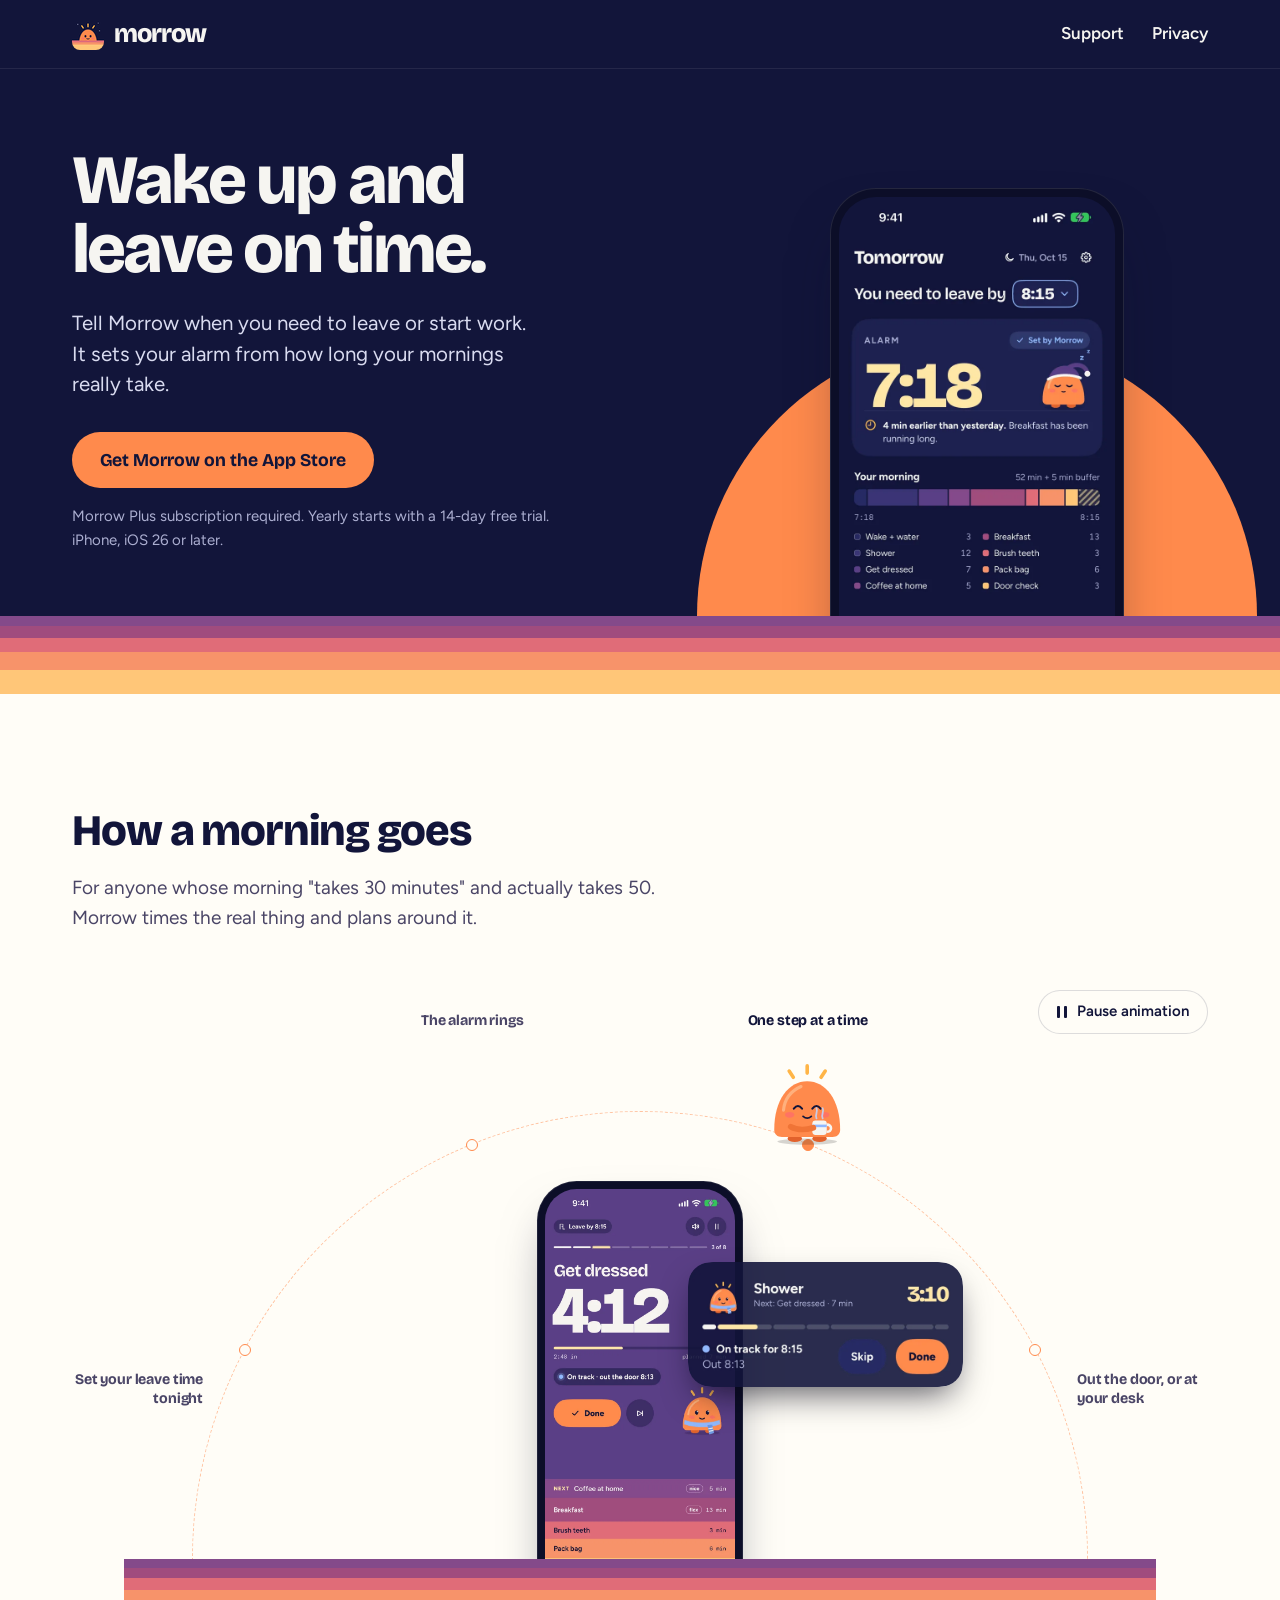
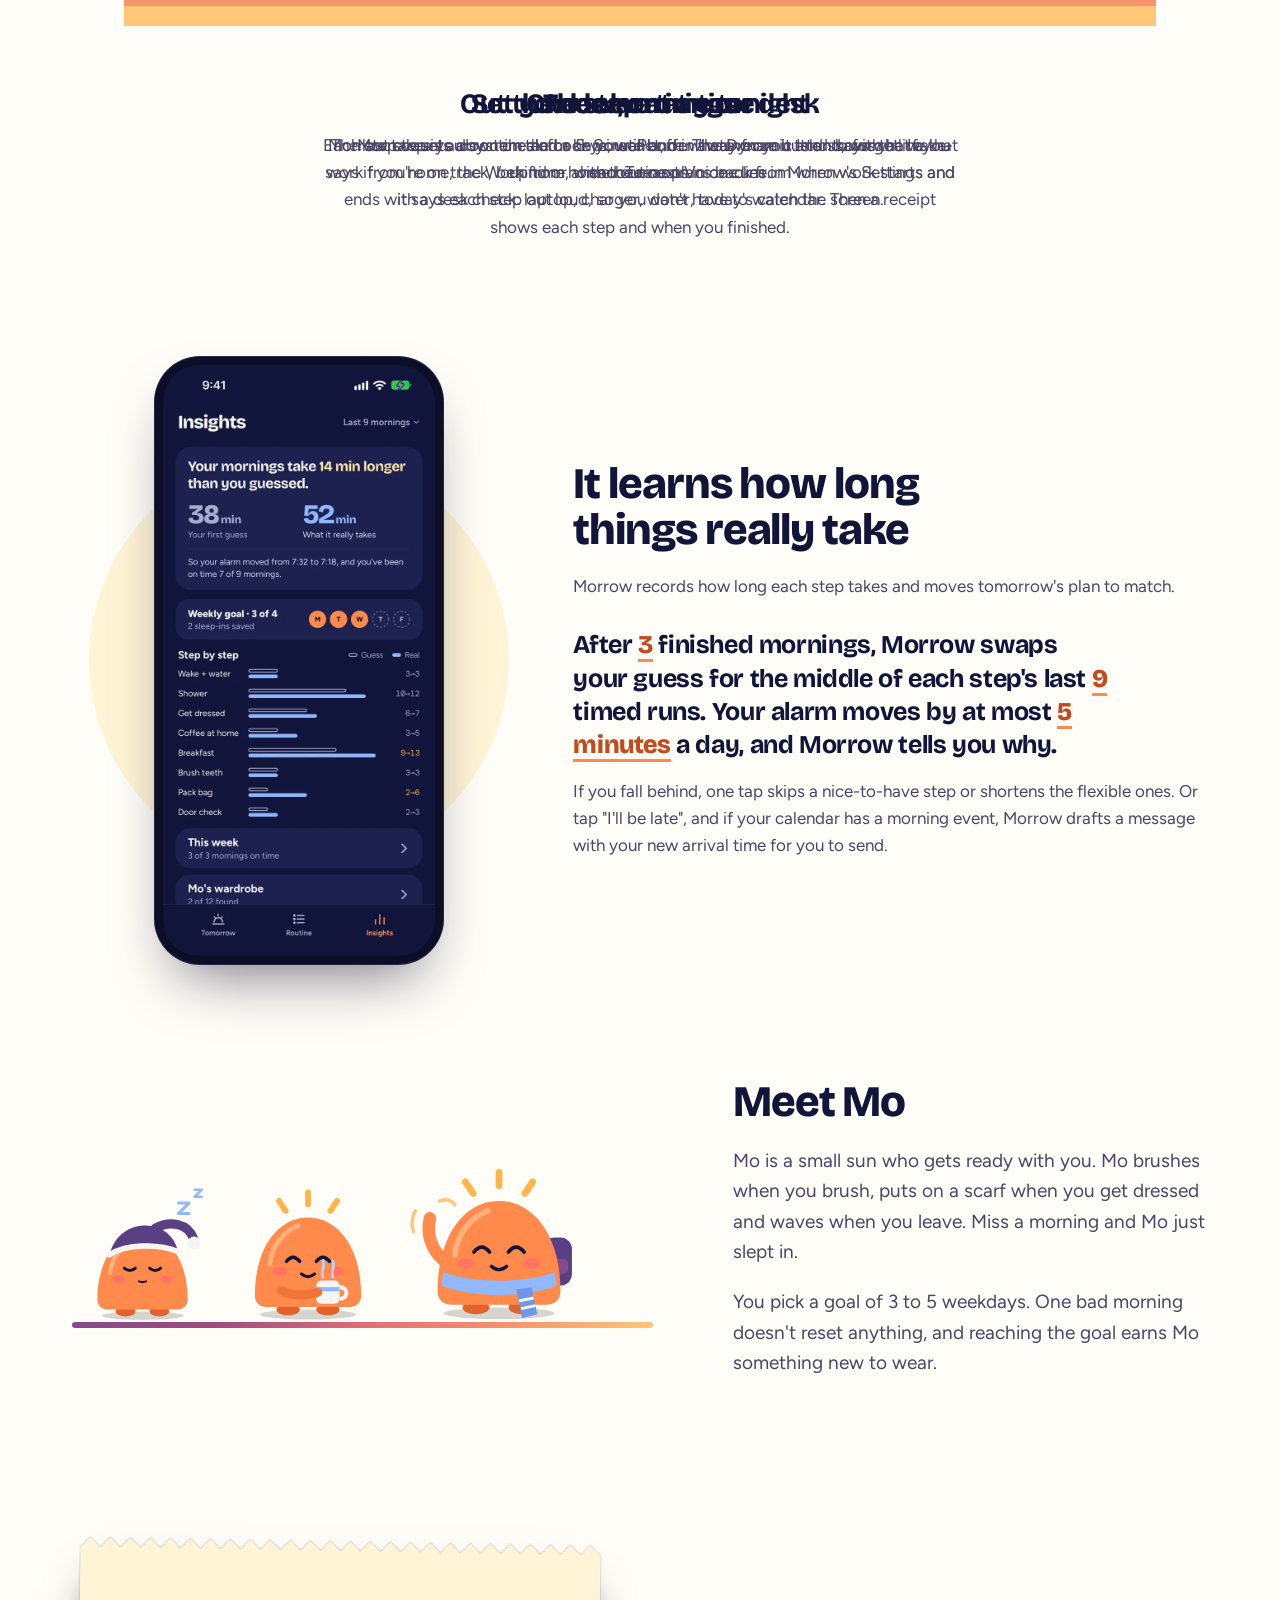
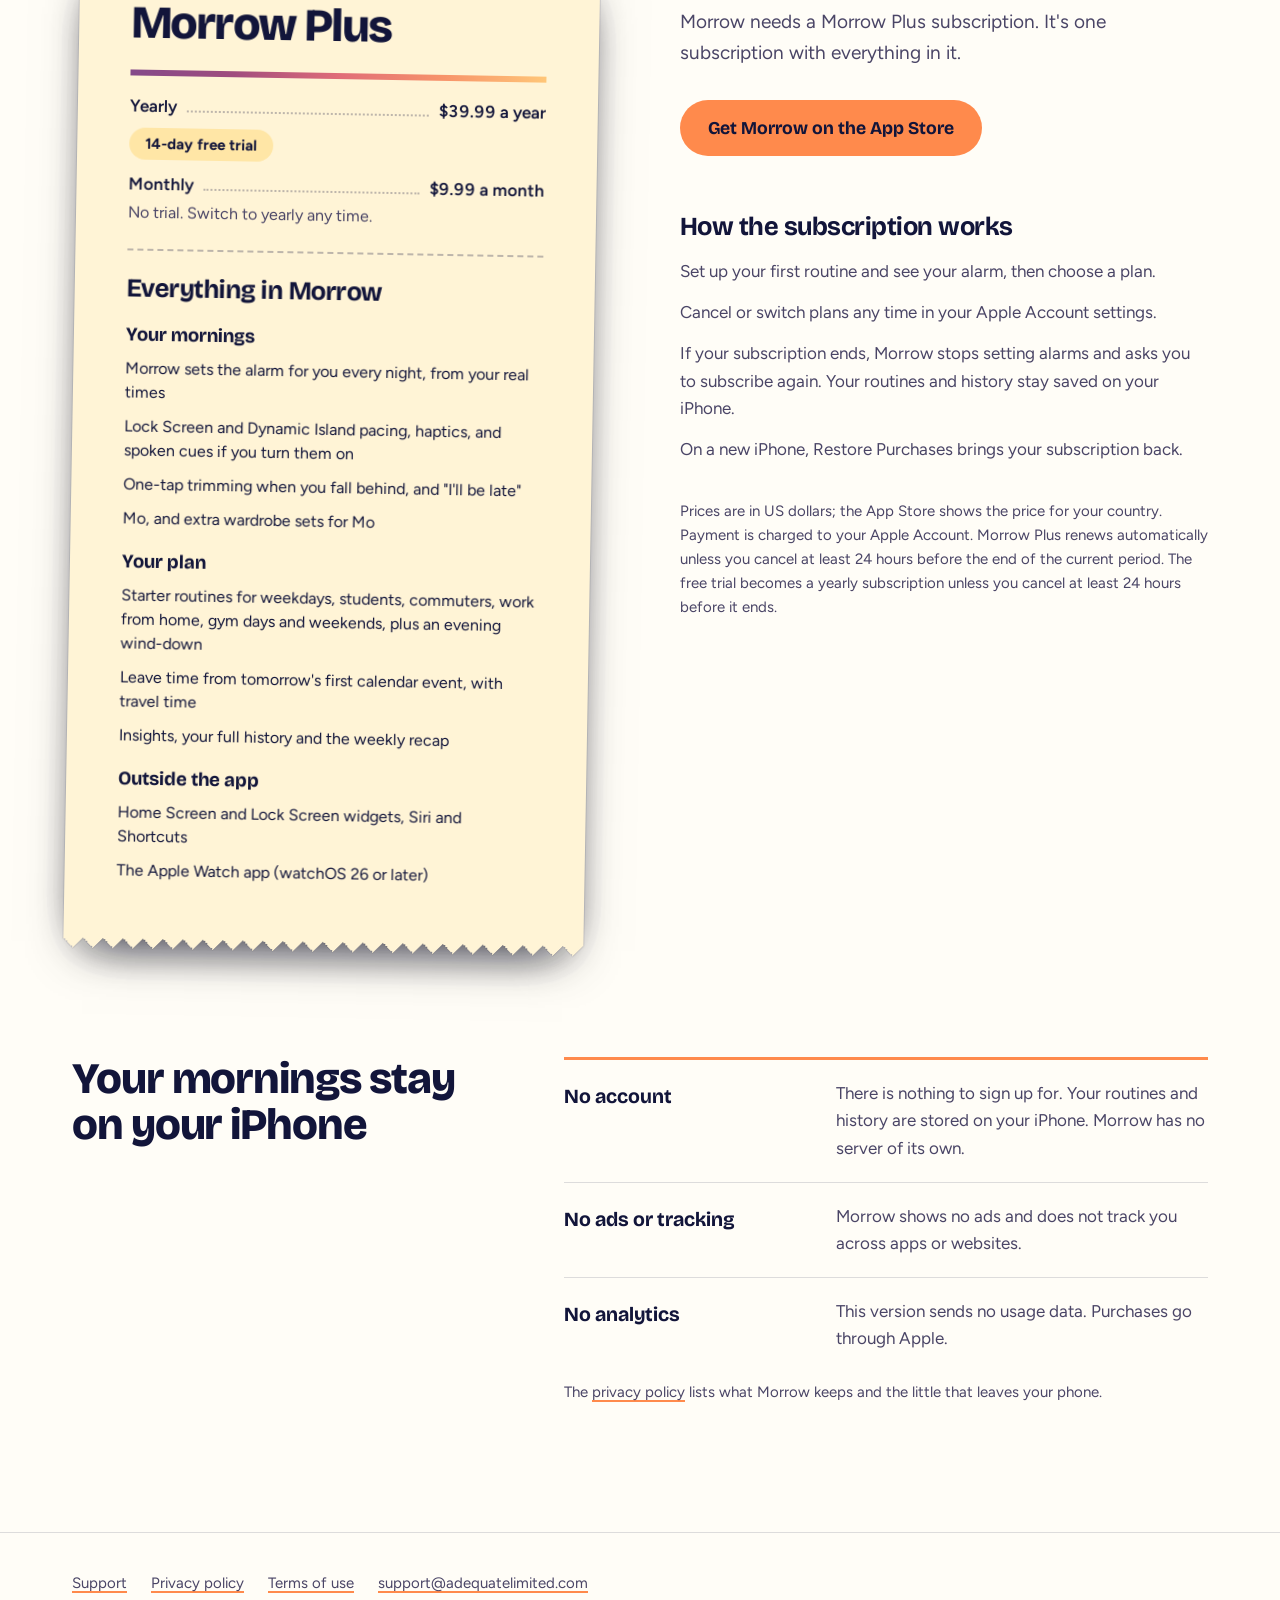
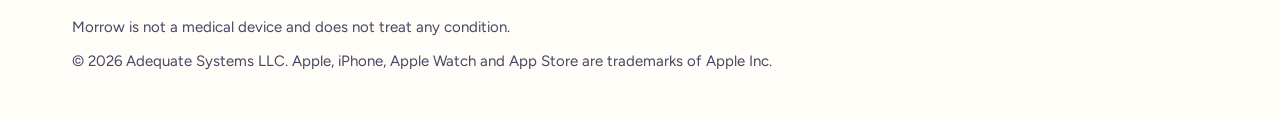
<file: index.html>
<!doctype html>
<html lang="en">
<head>
<meta charset="utf-8">
<meta name="viewport" content="width=device-width, initial-scale=1">
<title>Morrow: morning routine timer for iPhone</title>
<meta name="description" content="Tell Morrow when you need to leave, or when work starts. It works out when to wake you from how long your mornings really take, then walks you through each step until you're out the door or at your desk.">
<meta name="theme-color" content="#12153A">
<link rel="canonical" href="https://www.morrow-schedule.com/">
<link rel="icon" type="image/png" sizes="32x32" href="assets/favicon-32.png">
<link rel="apple-touch-icon" href="assets/apple-touch-icon.png">
<link rel="preload" href="fonts/bricolage-grotesque.woff" as="font" type="font/woff" crossorigin>
<link rel="preload" href="fonts/figtree.woff" as="font" type="font/woff" crossorigin>
<link rel="stylesheet" href="assets/site.css">
<meta property="og:type" content="website">
<meta property="og:title" content="Morrow: wake up and leave on time">
<meta property="og:description" content="A morning routine timer for iPhone. Set your leave time tonight; Morrow sets the wake-up time and paces each step.">
<meta property="og:url" content="https://www.morrow-schedule.com/">
<meta property="og:image" content="https://www.morrow-schedule.com/assets/morrow-icon-512.png">
<meta name="apple-itunes-app" content="app-id=6824169059">
</head>
<body>
<a class="skip" href="#main">Skip to content</a>

<header class="site-header">
  <div class="bar">
    <a class="wordmark" href="./"><img src="assets/favicon-32.png" alt="" width="32" height="32">morrow</a>
    <nav class="site-nav" aria-label="Main">
      <ul>
        <li><a href="support/">Support</a></li>
        <li><a href="privacy/">Privacy</a></li>
      </ul>
    </nav>
  </div>
</header>

<main id="main">
  <section class="hero" aria-labelledby="hero-title">
    <div class="hero-inner">
      <div class="hero-copy">
        <h1 id="hero-title">Wake up and leave on time.</h1>
        <p class="lead">Tell Morrow when you need to leave or start work. It sets your alarm from how long your mornings really take.</p>
        <div class="actions">
          <a class="button" href="https://apps.apple.com/app/id6824169059">Get Morrow on the App Store</a>
        </div>
        <p class="requires">Morrow Plus subscription required. Yearly starts with a 14-day free trial. iPhone, iOS 26 or later.</p>
      </div>
      <div class="hero-art">
        <figure class="phone phone-hero">
          <img src="assets/screen-tomorrow.webp" alt="Morrow's Tomorrow screen: leave by 8:15, alarm at 7:18, 4 minutes earlier than yesterday because breakfast has been running long." width="660" height="1434" fetchpriority="high">
        </figure>
      </div>
    </div>
    <div class="horizon" aria-hidden="true"><span></span><span></span><span></span><span></span><span></span></div>
  </section>

  <section class="section" aria-labelledby="how-title">
    <div class="section-head">
      <h2 id="how-title">How a morning goes</h2>
      <p class="intro">For anyone whose morning "takes 30 minutes" and actually takes 50. Morrow times the real thing and plans around it.</p>
    </div>
    <input class="arc-toggle" type="checkbox" id="arc-pause">
    <div class="arc-stage">
      <label class="arc-pause" for="arc-pause"><span class="arc-pause-icon" aria-hidden="true"></span>Pause animation</label>
      <div class="arc-box">
        <div class="arc-clip" aria-hidden="true"><div class="arc-line"></div></div>
        <div class="arc-phone-clip">
          <figure class="phone arc-phone">
            <div class="arc-screens">
              <img class="arc-scr arc-scr-1" src="assets/screen-tomorrow.webp" alt="Morrow's Tomorrow screen: leave by 8:15, alarm at 7:18, 4 minutes earlier than yesterday because breakfast has been running long." width="660" height="1434" loading="lazy" decoding="async">
              <img class="arc-scr arc-scr-2" src="assets/screen-running.webp" alt="A morning in progress: Get dressed, 4:12 left, on track to be out the door at 8:13." width="660" height="1434" loading="lazy" decoding="async">
              <img class="arc-scr arc-scr-3" src="assets/screen-receipt.webp" alt="A morning receipt: each step and its time, left at 8:10, on time." width="660" height="1434" loading="lazy" decoding="async">
            </div>
          </figure>
        </div>
        <div class="arc-horizon" aria-hidden="true"><span></span><span></span><span></span><span></span><span></span></div>
        <span class="arc-stn arc-stn-1" aria-hidden="true"></span>
        <span class="arc-stn arc-stn-2 k2" aria-hidden="true"></span>
        <span class="arc-stn arc-stn-3 k3" aria-hidden="true"></span>
        <span class="arc-stn arc-stn-4 k4" aria-hidden="true"></span>
        <span class="arc-lbl arc-lbl-1" aria-hidden="true">Set your leave time tonight</span>
        <span class="arc-lbl arc-lbl-2 k2" aria-hidden="true">The alarm rings</span>
        <span class="arc-lbl arc-lbl-3 k3" aria-hidden="true">One step at a time</span>
        <span class="arc-lbl arc-lbl-4 k4" aria-hidden="true">Out the door, or at your desk</span>
        <div class="arc-mo" aria-hidden="true">
          <div class="arc-mo-arm">
            <div class="arc-mo-body">
              <img class="arc-pose arc-pose-sleep" src="assets/mo-sleep.svg" alt="" width="200" height="200" loading="lazy" decoding="async">
              <img class="arc-pose arc-pose-tea" src="assets/mo-tea.svg" alt="" width="200" height="200" loading="lazy" decoding="async">
              <img class="arc-pose arc-pose-wave" src="assets/mo-wave.svg" alt="" width="200" height="200" loading="lazy" decoding="async">
            </div>
          </div>
        </div>
        <div class="arc-pop arc-pop-1">
          <img src="assets/screen-tomorrow.webp" alt="The alarm card: 7:18, set by Morrow, 4 minutes earlier than yesterday because breakfast has been running long." width="660" height="1434" loading="lazy" decoding="async">
        </div>
        <p class="arc-pop arc-pop-2 k2">Snooze 9&nbsp;· no&nbsp;coffee</p>
        <img class="arc-pop arc-pop-3 k3" src="assets/live-activity.webp" alt="Morrow's Live Activity, showing the current step's countdown and whether you're on track." width="688" height="312" loading="lazy" decoding="async">
        <div class="arc-pop arc-pop-4 k4">
          <img src="assets/screen-receipt.webp" alt="The receipt totals: 52:50 total, left at 8:10, on time, bonus 4 minutes." width="660" height="1434" loading="lazy" decoding="async">
        </div>
      </div>
      <ol class="arc-caps">
        <li class="arc-cap arc-cap-1">
          <h3>Set your leave time tonight</h3>
          <p>Morrow takes your routine and a 5-minute buffer away from it and shows the wake-up time, with the reason in one line.</p>
        </li>
        <li class="arc-cap arc-cap-2 k2">
          <h3>The alarm rings</h3>
          <p>Morrow sets a system alarm on your iPhone. The snooze button says what a snooze costs.</p>
        </li>
        <li class="arc-cap arc-cap-3 k3">
          <h3>One step at a time</h3>
          <p>Each step counts down on the Lock Screen and in the Dynamic Island, with a line that says if you're on track, behind or ahead. Turn on Voice cues in Morrow's Settings and it says each step out loud, so you don't have to watch the screen.</p>
        </li>
        <li class="arc-cap arc-cap-4 k4">
          <h3>Out the door, or at your desk</h3>
          <p>The last step is a door check for keys, wallet, or whatever you tend to forget. If you work from home, the Work from home routine plans back from when work starts and ends with a desk check: laptop, charger, water, today's calendar. Then a receipt shows each step and when you finished.</p>
        </li>
      </ol>
    </div>
  </section>

  <section class="section" aria-labelledby="learn-title">
    <div class="learn-grid">
      <div class="learn-copy">
        <h2 id="learn-title">It learns how long things really take</h2>
        <p>Morrow records how long each step takes and moves tomorrow's plan to match.</p>
        <p class="learn-rule">After <strong>3</strong> finished mornings, Morrow swaps your guess for the middle of each step's last <strong>9</strong> timed runs. Your alarm moves by at most <strong>5 minutes</strong> a day, and Morrow tells you why.</p>
        <p>If you fall behind, one tap skips a nice-to-have step or shortens the flexible ones. Or tap "I'll be late", and if your calendar has a morning event, Morrow drafts a message with your new arrival time for you to send.</p>
      </div>
      <div class="learn-art">
        <figure class="phone phone-learn">
          <img src="assets/screen-insights.webp" alt="Insights: your mornings take 14 minutes longer than you guessed. 38 minutes guessed, 52 minutes really taken." width="660" height="1434" loading="lazy" decoding="async">
        </figure>
      </div>
    </div>
  </section>

  <section class="section" aria-labelledby="mo-title">
    <div class="mo2-grid">
      <div class="mo2-copy">
        <h2 id="mo-title">Meet Mo</h2>
        <p>Mo is a small sun who gets ready with you. Mo brushes when you brush, puts on a scarf when you get dressed and waves when you leave. Miss a morning and Mo just slept in.</p>
        <p>You pick a goal of 3 to 5 weekdays. One bad morning doesn't reset anything, and reaching the goal earns Mo something new to wear.</p>
      </div>
      <div class="mo2-art">
        <div class="mo2-set">
          <img class="mo2-sleep" src="assets/mo-sleep.svg" alt="Mo asleep in a nightcap" width="200" height="200" loading="lazy" decoding="async">
          <img class="mo2-tea" src="assets/mo-tea.svg" alt="Mo holding a cup of tea" width="200" height="200" loading="lazy" decoding="async">
          <img class="mo2-wave" src="assets/mo-wave.svg" alt="Mo in a blue scarf, waving goodbye" width="200" height="200" loading="lazy" decoding="async">
        </div>
        <div class="mo2-horizon" aria-hidden="true"></div>
      </div>
    </div>
  </section>

  <section class="section section-plus" aria-labelledby="plus-title">
    <div class="plus3-grid">
      <div class="plus3-sheet">
        <h2 id="plus-title">Morrow Plus</h2>
        <div class="plus3-ramp" aria-hidden="true"></div>
        <ul>
          <li class="plus3-line"><span class="plus3-name">Yearly</span><span class="plus3-lead" aria-hidden="true"></span><span class="plus3-val">$39.99 a year</span></li>
          <li class="plus3-trial"><span class="plus3-pill">14-day free trial</span></li>
          <li class="plus3-line"><span class="plus3-name">Monthly</span><span class="plus3-lead" aria-hidden="true"></span><span class="plus3-val">$9.99 a month</span></li>
          <li class="plus3-note">No trial. Switch to yearly any time.</li>
        </ul>
        <hr class="plus3-perf">
        <h3>Everything in Morrow</h3>
        <p class="plus3-group">Your mornings</p>
        <ul class="plus3-feat">
          <li>Morrow sets the alarm for you every night, from your real times</li>
          <li>Lock Screen and Dynamic Island pacing, haptics, and spoken cues if you turn them on</li>
          <li>One-tap trimming when you fall behind, and "I'll be late"</li>
          <li>Mo, and extra wardrobe sets for Mo</li>
        </ul>
        <p class="plus3-group">Your plan</p>
        <ul class="plus3-feat">
          <li>Starter routines for weekdays, students, commuters, work from home, gym days and weekends, plus an evening wind-down</li>
          <li>Leave time from tomorrow's first calendar event, with travel time</li>
          <li>Insights, your full history and the weekly recap</li>
        </ul>
        <p class="plus3-group">Outside the app</p>
        <ul class="plus3-feat">
          <li>Home Screen and Lock Screen widgets, Siri and Shortcuts</li>
          <li>The Apple Watch app (watchOS 26 or later)</li>
        </ul>
      </div>
      <div class="plus3-copy">
        <p class="plus3-intro">Morrow needs a Morrow Plus subscription. It's one subscription with everything in it.</p>
        <div class="plus3-cta">
          <a class="button" href="https://apps.apple.com/app/id6824169059">Get Morrow on the App Store</a>
        </div>
        <h3>How the subscription works</h3>
        <ul class="plus3-sub">
          <li>Set up your first routine and see your alarm, then choose a plan.</li>
          <li>Cancel or switch plans any time in your Apple Account settings.</li>
          <li>If your subscription ends, Morrow stops setting alarms and asks you to subscribe again. Your routines and history stay saved on your iPhone.</li>
          <li>On a new iPhone, Restore Purchases brings your subscription back.</li>
        </ul>
        <p class="plus3-fine">Prices are in US dollars; the App Store shows the price for your country. Payment is charged to your Apple Account. Morrow Plus renews automatically unless you cancel at least 24 hours before the end of the current period. The free trial becomes a yearly subscription unless you cancel at least 24 hours before it ends.</p>
      </div>
    </div>
  </section>

  <section class="section" aria-labelledby="privacy-title">
    <div class="privacy-grid">
      <h2 id="privacy-title">Your mornings stay on your iPhone</h2>
      <div>
        <dl class="facts">
          <div><dt>No account</dt><dd>There is nothing to sign up for. Your routines and history are stored on your iPhone. Morrow has no server of its own.</dd></div>
          <div><dt>No ads or tracking</dt><dd>Morrow shows no ads and does not track you across apps or websites.</dd></div>
          <div><dt>No analytics</dt><dd>This version sends no usage data. Purchases go through Apple.</dd></div>
        </dl>
        <p class="fine">The <a href="privacy/">privacy policy</a> lists what Morrow keeps and the little that leaves your phone.</p>
      </div>
    </div>
  </section>
</main>

<footer class="site-footer">
  <div class="bar">
    <ul>
      <li><a href="support/">Support</a></li>
      <li><a href="privacy/">Privacy policy</a></li>
      <li><a href="https://www.apple.com/legal/internet-services/itunes/dev/stdeula/">Terms of use</a></li>
      <li><a href="mailto:support@adequatelimited.com">support@adequatelimited.com</a></li>
    </ul>
    <p>Morrow is not a medical device and does not treat any condition.</p>
    <p>&copy; 2026 Adequate Systems LLC. Apple, iPhone, Apple Watch and App Store are trademarks of Apple Inc.</p>
  </div>
</footer>
</body>
</html>
</file>
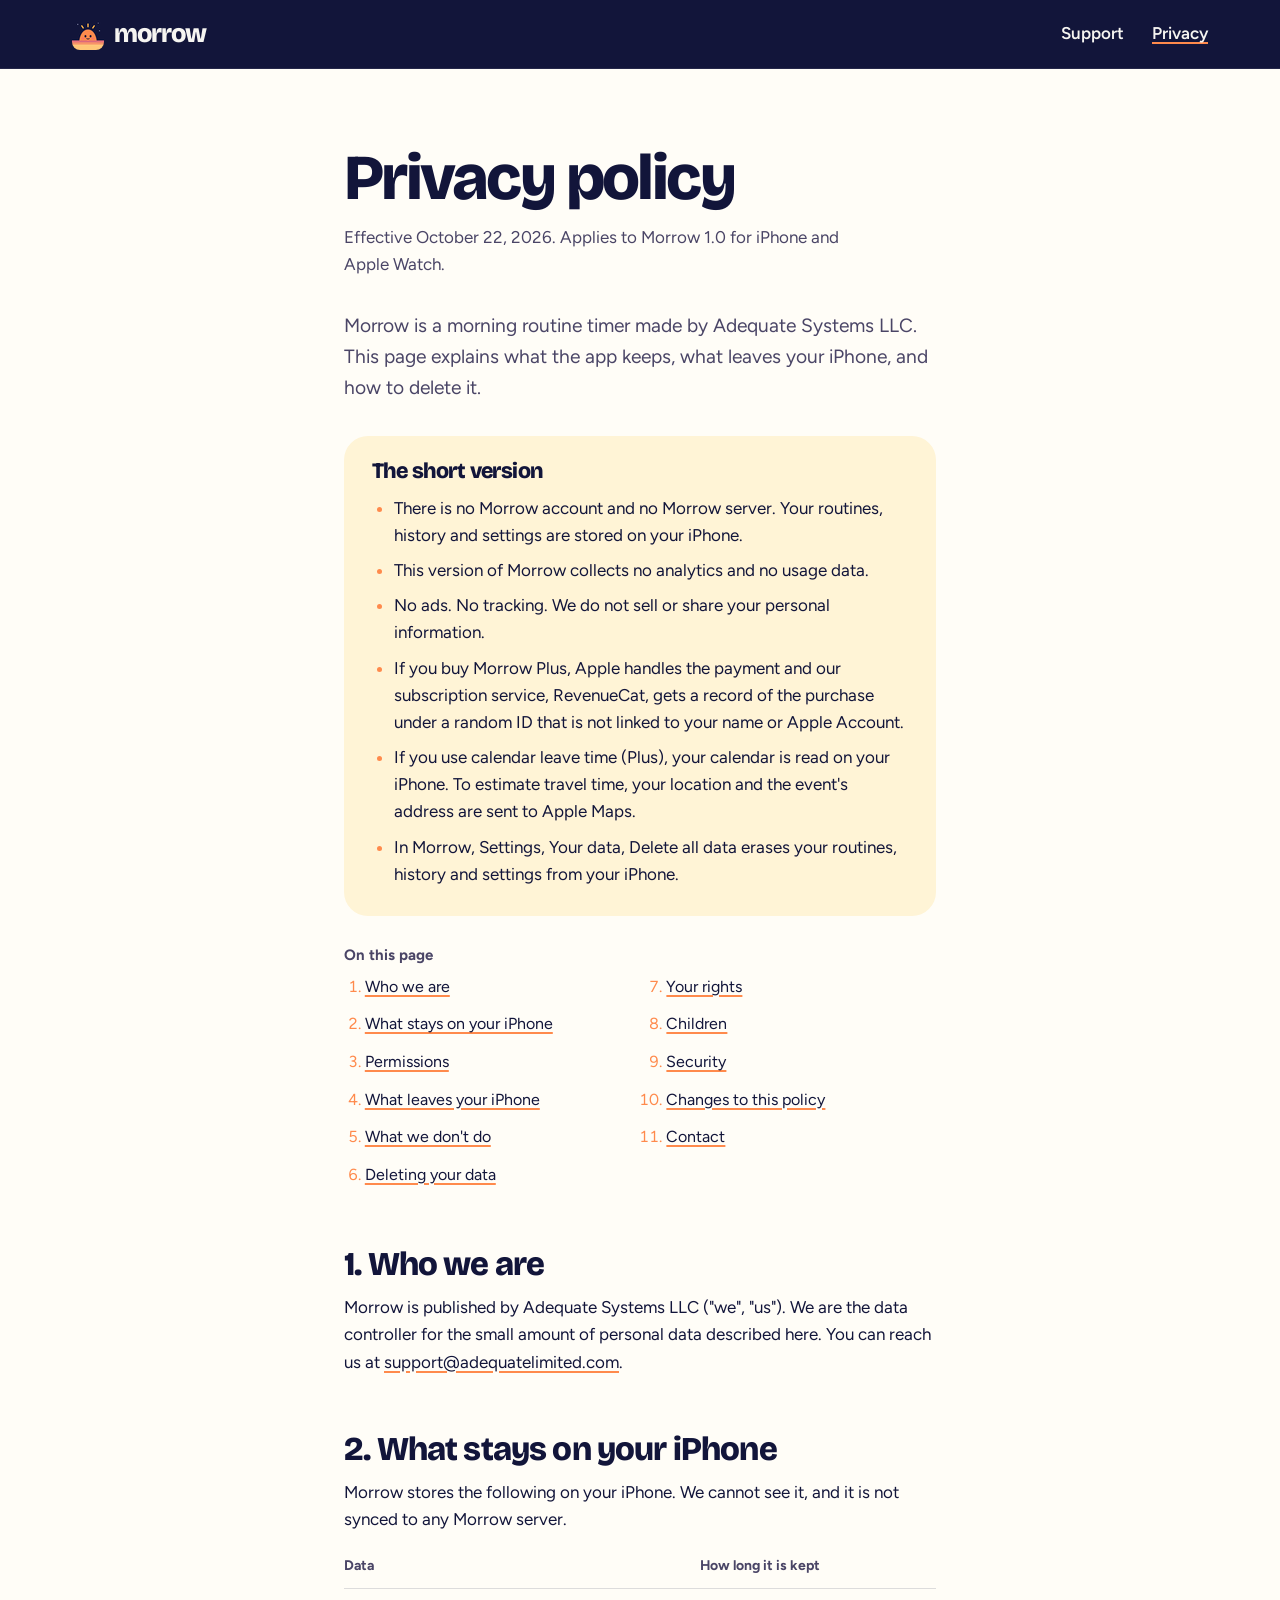
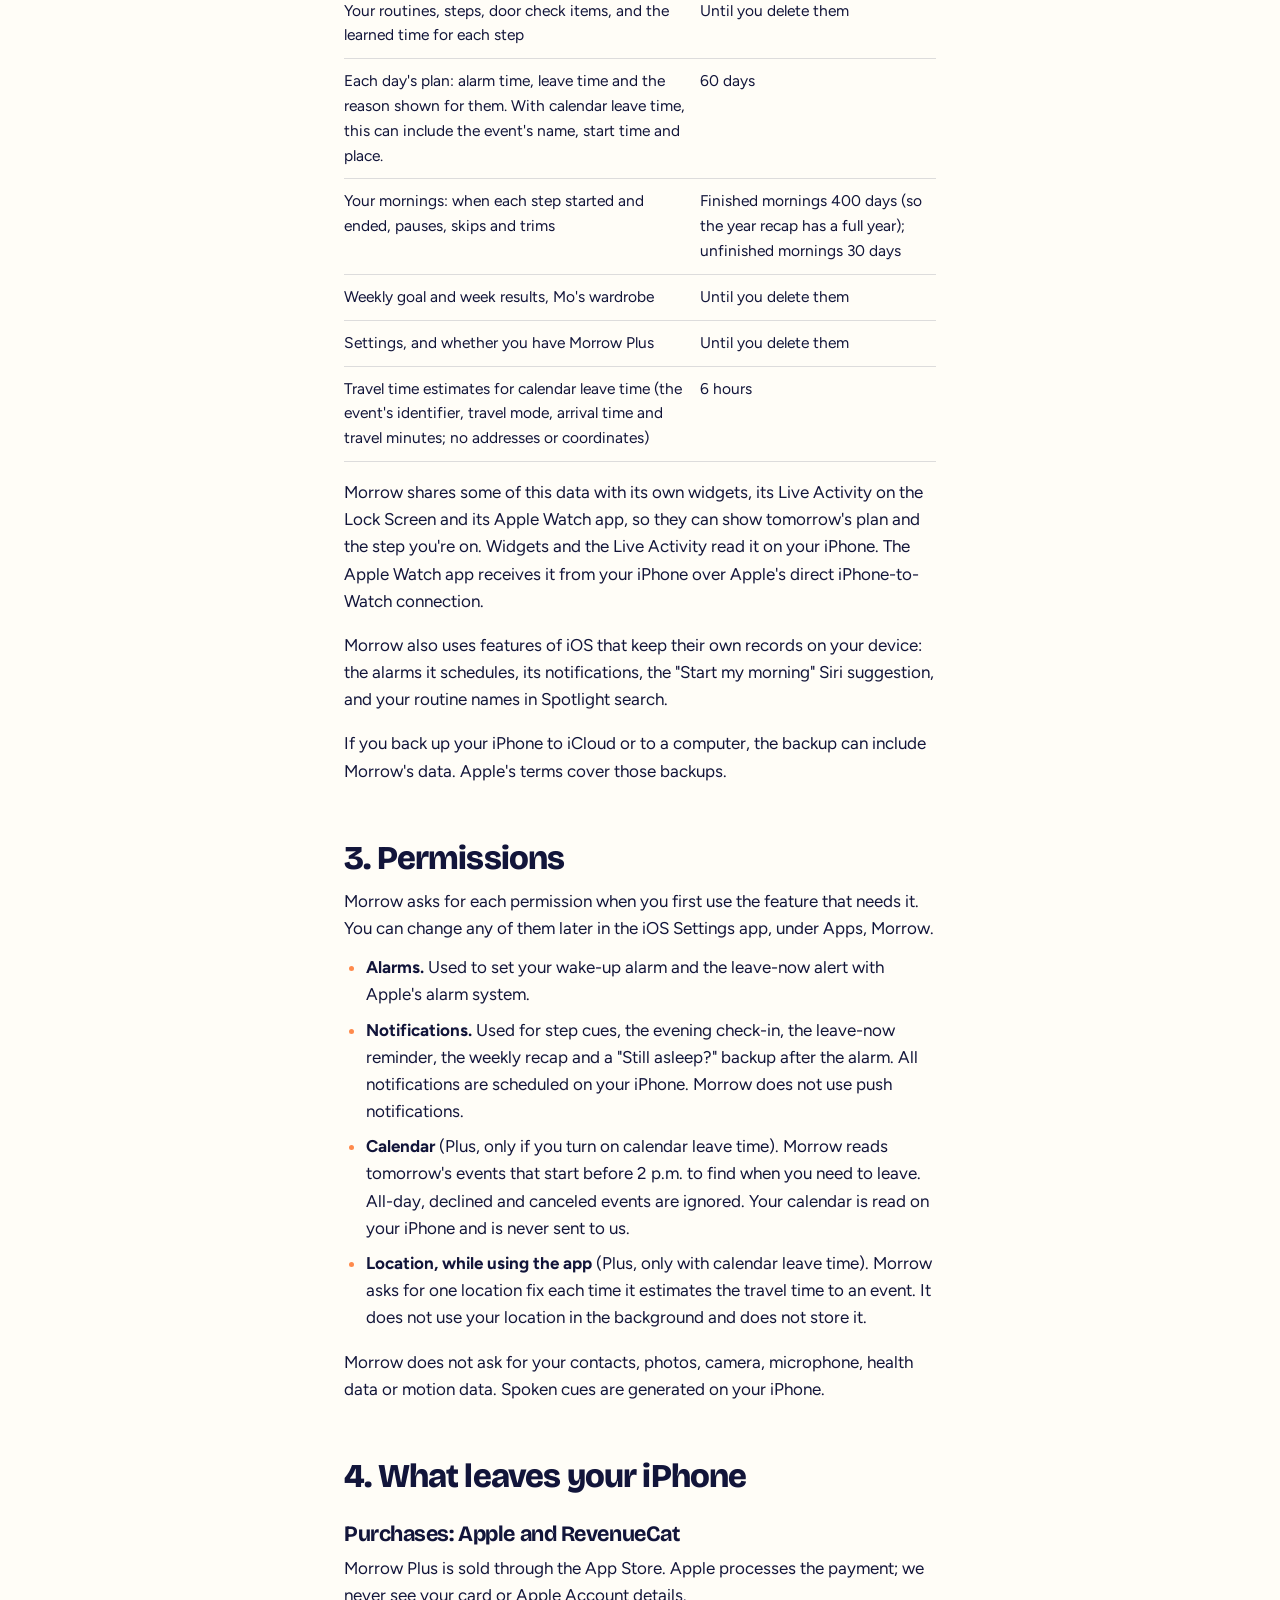
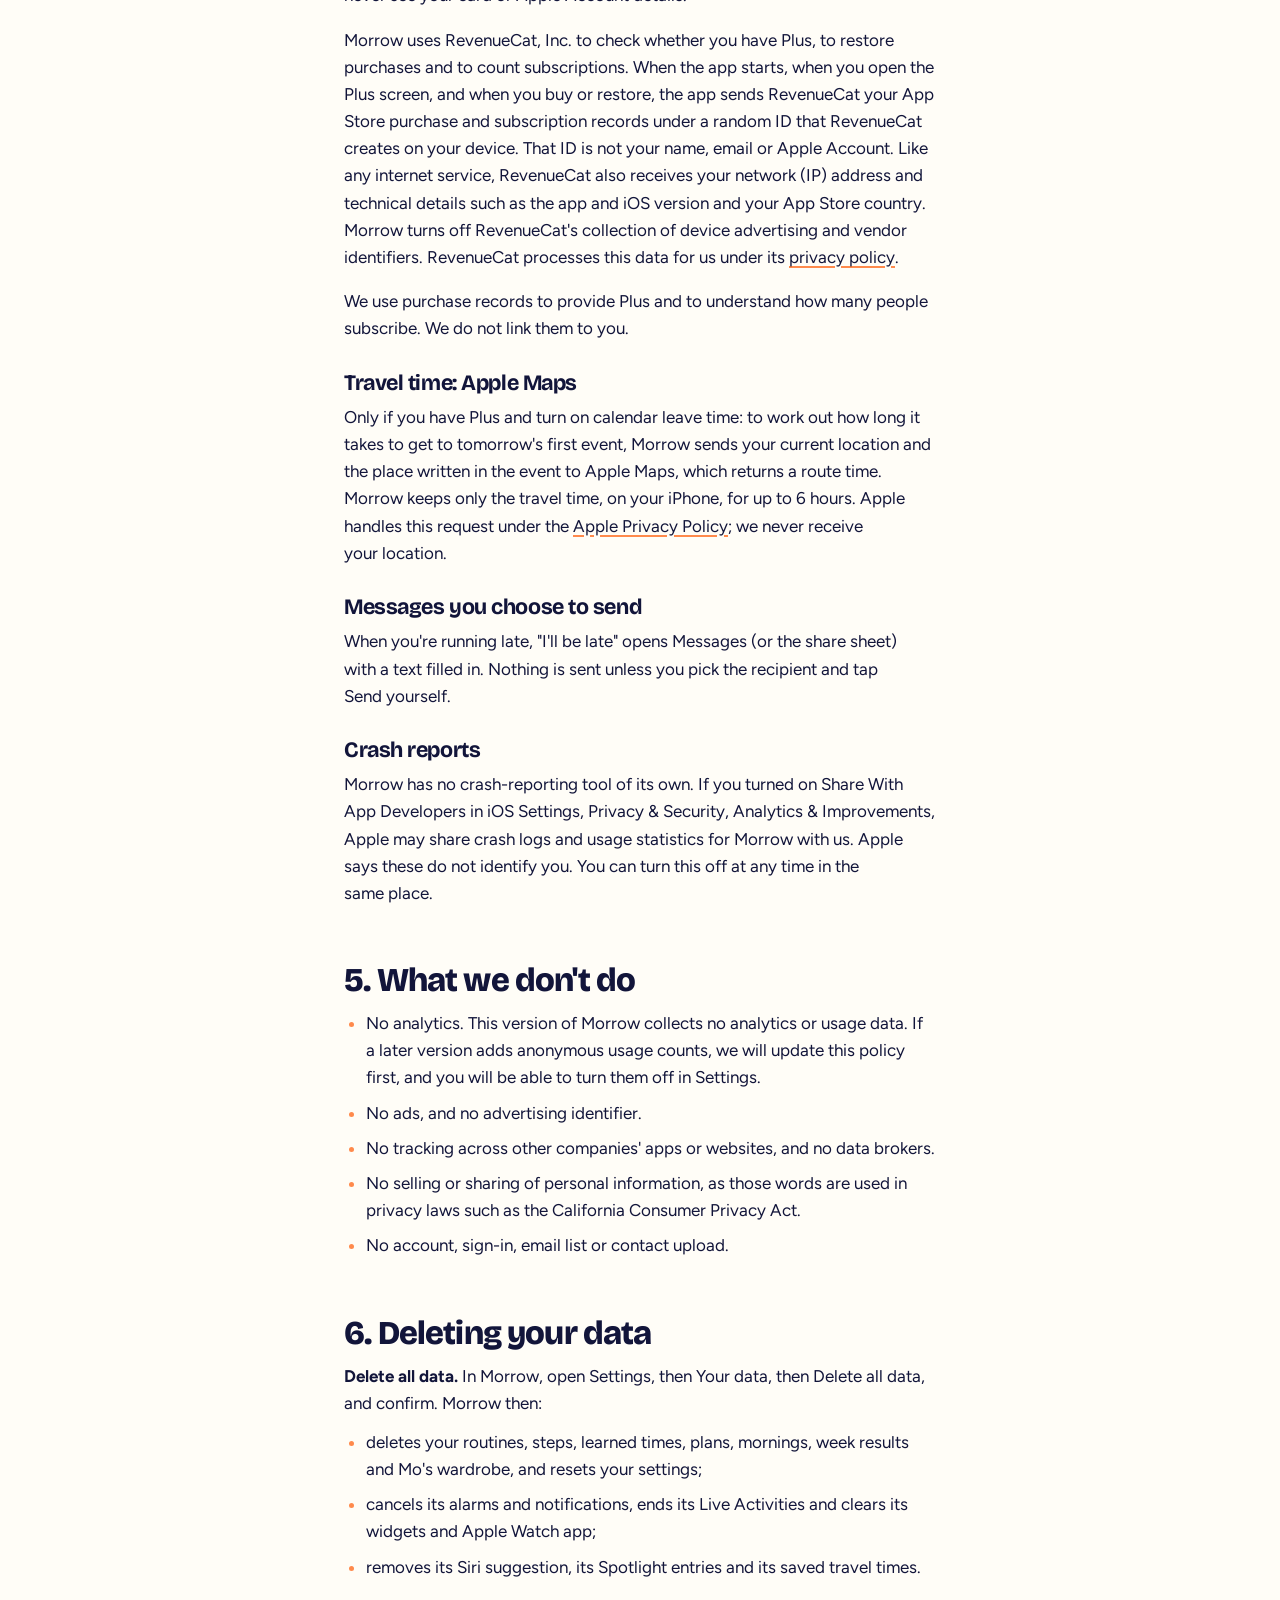
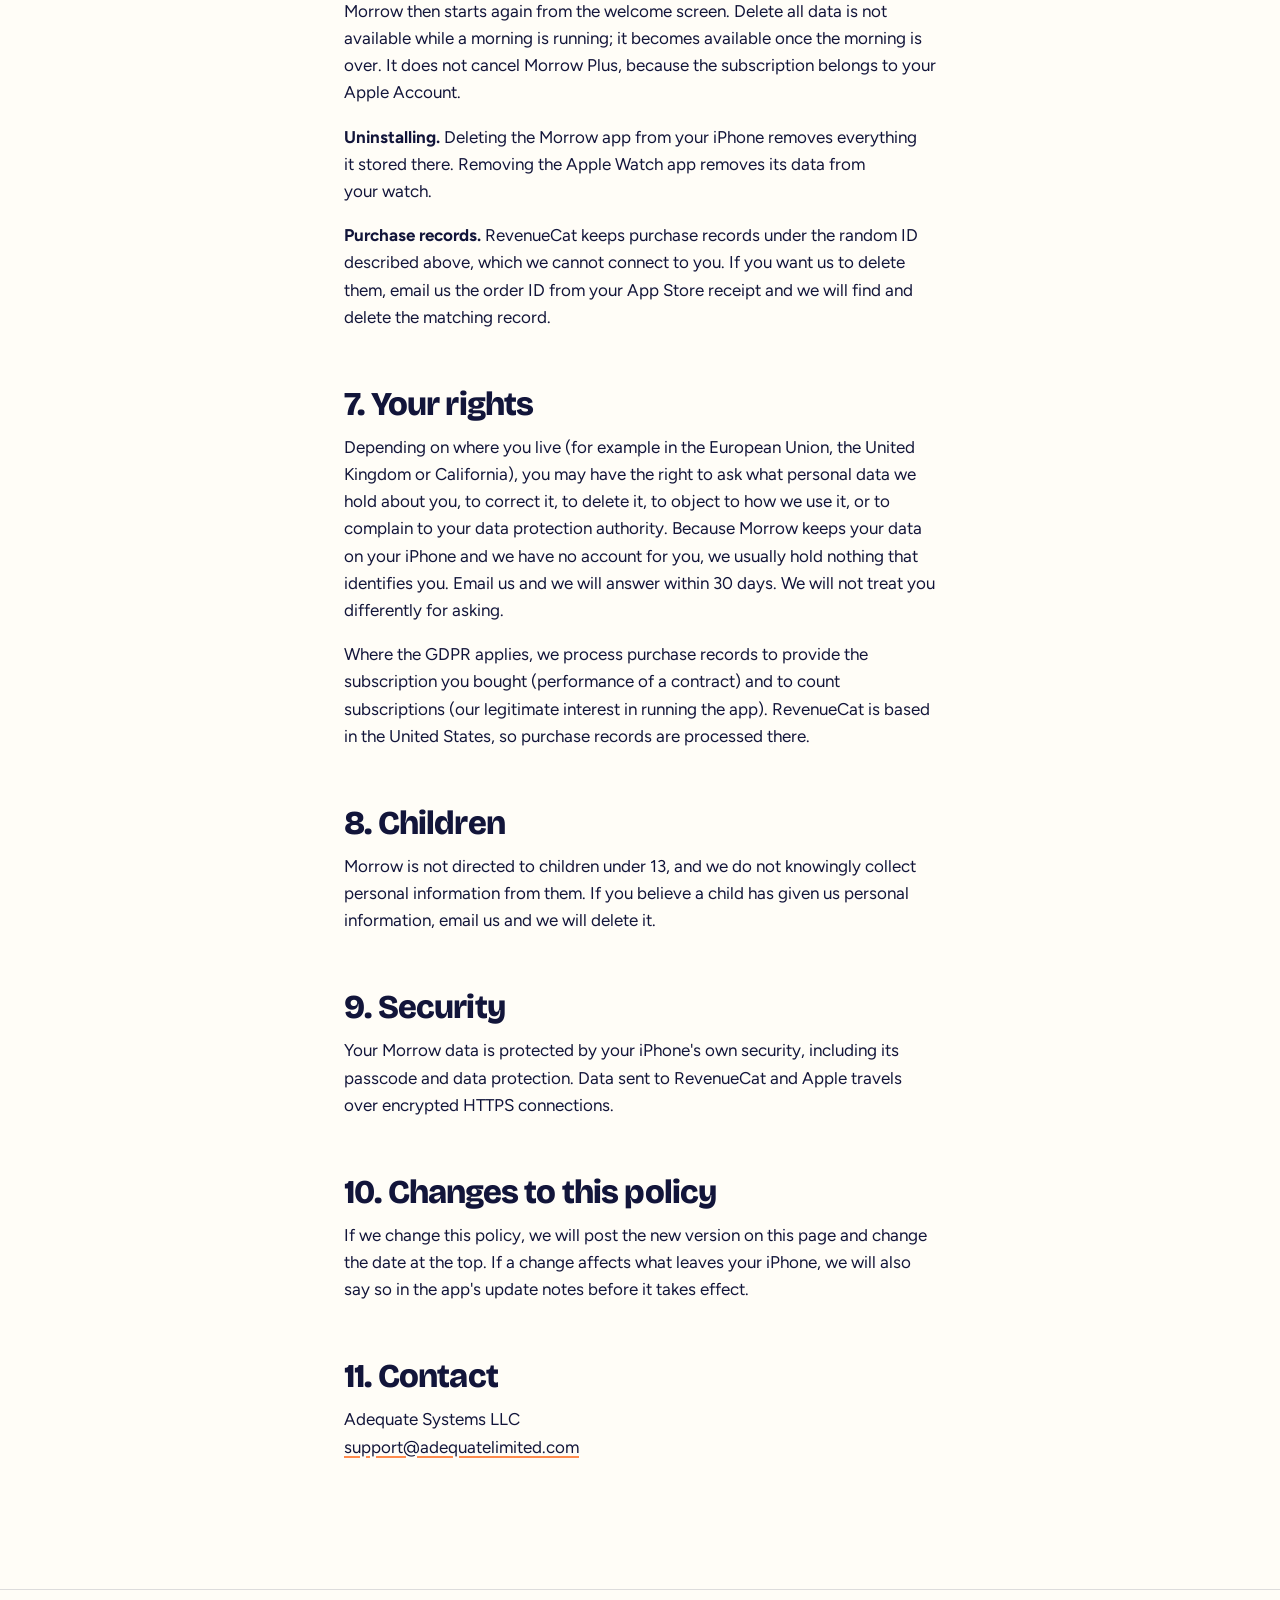
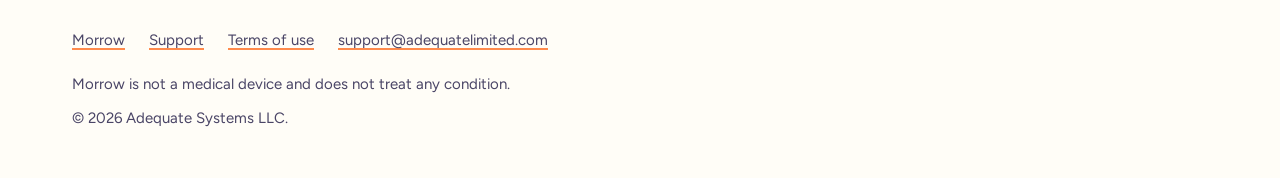
<file: privacy/index.html>
<!doctype html>
<html lang="en">
<head>
<meta charset="utf-8">
<meta name="viewport" content="width=device-width, initial-scale=1">
<title>Privacy policy · Morrow</title>
<meta name="description" content="How Morrow handles your data: no account, no analytics, no ads, no tracking. Routines and history stay on your iPhone.">
<meta name="theme-color" content="#12153A">
<link rel="canonical" href="https://www.morrow-schedule.com/privacy/">
<link rel="icon" type="image/png" sizes="32x32" href="../assets/favicon-32.png">
<link rel="apple-touch-icon" href="../assets/apple-touch-icon.png">
<link rel="preload" href="../fonts/figtree.woff" as="font" type="font/woff" crossorigin>
<link rel="stylesheet" href="../assets/site.css">
</head>
<body>
<a class="skip" href="#main">Skip to content</a>

<header class="site-header">
  <div class="bar">
    <a class="wordmark" href="../"><img src="../assets/favicon-32.png" alt="" width="32" height="32">morrow</a>
    <nav class="site-nav" aria-label="Main">
      <ul>
        <li><a href="../support/">Support</a></li>
        <li><a href="./" aria-current="page">Privacy</a></li>
      </ul>
    </nav>
  </div>
</header>

<main id="main" class="page">
  <div class="page-head">
    <h1>Privacy policy</h1>
    <p class="meta">Effective October 22, 2026. Applies to Morrow 1.0 for iPhone and Apple Watch.</p>
    <p class="lead">Morrow is a morning routine timer made by Adequate Systems LLC. This page explains what the app keeps, what leaves your iPhone, and how to delete it.</p>
  </div>

  <section class="summary" aria-labelledby="short">
    <h2 id="short">The short version</h2>
    <ul>
      <li>There is no Morrow account and no Morrow server. Your routines, history and settings are stored on your iPhone.</li>
      <li>This version of Morrow collects no analytics and no usage data.</li>
      <li>No ads. No tracking. We do not sell or share your personal information.</li>
      <li>If you buy Morrow Plus, Apple handles the payment and our subscription service, RevenueCat, gets a record of the purchase under a random ID that is not linked to your name or Apple Account.</li>
      <li>If you use calendar leave time (Plus), your calendar is read on your iPhone. To estimate travel time, your location and the event's address are sent to Apple Maps.</li>
      <li>In Morrow, Settings, Your data, Delete all data erases your routines, history and settings from your iPhone.</li>
    </ul>
  </section>

  <nav class="toc" aria-labelledby="toc-title">
    <h2 id="toc-title">On this page</h2>
    <ol>
      <li><a href="#who">Who we are</a></li>
      <li><a href="#on-device">What stays on your iPhone</a></li>
      <li><a href="#permissions">Permissions</a></li>
      <li><a href="#leaves">What leaves your iPhone</a></li>
      <li><a href="#not">What we don't do</a></li>
      <li><a href="#delete">Deleting your data</a></li>
      <li><a href="#rights">Your rights</a></li>
      <li><a href="#children">Children</a></li>
      <li><a href="#security">Security</a></li>
      <li><a href="#changes">Changes to this policy</a></li>
      <li><a href="#contact">Contact</a></li>
    </ol>
  </nav>

  <h2 id="who">1. Who we are</h2>
  <p>Morrow is published by Adequate Systems LLC ("we", "us"). We are the data controller for the small amount of personal data described here. You can reach us at <a href="mailto:support@adequatelimited.com">support@adequatelimited.com</a>.</p>

  <h2 id="on-device">2. What stays on your iPhone</h2>
  <p>Morrow stores the following on your iPhone. We cannot see it, and it is not synced to any Morrow server.</p>
  <div class="table-wrap">
    <table>
      <thead>
        <tr><th scope="col">Data</th><th scope="col">How long it is kept</th></tr>
      </thead>
      <tbody>
        <tr><td>Your routines, steps, door check items, and the learned time for each step</td><td>Until you delete them</td></tr>
        <tr><td>Each day's plan: alarm time, leave time and the reason shown for them. With calendar leave time, this can include the event's name, start time and place.</td><td>60 days</td></tr>
        <tr><td>Your mornings: when each step started and ended, pauses, skips and trims</td><td>Finished mornings 400 days (so the year recap has a full year); unfinished mornings 30 days</td></tr>
        <tr><td>Weekly goal and week results, Mo's wardrobe</td><td>Until you delete them</td></tr>
        <tr><td>Settings, and whether you have Morrow Plus</td><td>Until you delete them</td></tr>
        <tr><td>Travel time estimates for calendar leave time (the event's identifier, travel mode, arrival time and travel minutes; no addresses or coordinates)</td><td>6 hours</td></tr>
      </tbody>
    </table>
  </div>
  <p>Morrow shares some of this data with its own widgets, its Live Activity on the Lock Screen and its Apple Watch app, so they can show tomorrow's plan and the step you're on. Widgets and the Live Activity read it on your iPhone. The Apple Watch app receives it from your iPhone over Apple's direct iPhone-to-Watch connection.</p>
  <p>Morrow also uses features of iOS that keep their own records on your device: the alarms it schedules, its notifications, the "Start my morning" Siri suggestion, and your routine names in Spotlight search.</p>
  <p>If you back up your iPhone to iCloud or to a computer, the backup can include Morrow's data. Apple's terms cover those backups.</p>

  <h2 id="permissions">3. Permissions</h2>
  <p>Morrow asks for each permission when you first use the feature that needs it. You can change any of them later in the iOS Settings app, under Apps, Morrow.</p>
  <ul>
    <li><strong>Alarms.</strong> Used to set your wake-up alarm and the leave-now alert with Apple's alarm system.</li>
    <li><strong>Notifications.</strong> Used for step cues, the evening check-in, the leave-now reminder, the weekly recap and a "Still asleep?" backup after the alarm. All notifications are scheduled on your iPhone. Morrow does not use push notifications.</li>
    <li><strong>Calendar</strong> (Plus, only if you turn on calendar leave time). Morrow reads tomorrow's events that start before 2 p.m. to find when you need to leave. All-day, declined and canceled events are ignored. Your calendar is read on your iPhone and is never sent to us.</li>
    <li><strong>Location, while using the app</strong> (Plus, only with calendar leave time). Morrow asks for one location fix each time it estimates the travel time to an event. It does not use your location in the background and does not store it.</li>
  </ul>
  <p>Morrow does not ask for your contacts, photos, camera, microphone, health data or motion data. Spoken cues are generated on your iPhone.</p>

  <h2 id="leaves">4. What leaves your iPhone</h2>

  <h3>Purchases: Apple and RevenueCat</h3>
  <p>Morrow Plus is sold through the App Store. Apple processes the payment; we never see your card or Apple Account details.</p>
  <p>Morrow uses RevenueCat, Inc. to check whether you have Plus, to restore purchases and to count subscriptions. When the app starts, when you open the Plus screen, and when you buy or restore, the app sends RevenueCat your App Store purchase and subscription records under a random ID that RevenueCat creates on your device. That ID is not your name, email or Apple Account. Like any internet service, RevenueCat also receives your network (IP) address and technical details such as the app and iOS version and your App Store country. Morrow turns off RevenueCat's collection of device advertising and vendor identifiers. RevenueCat processes this data for us under its <a href="https://www.revenuecat.com/privacy">privacy policy</a>.</p>
  <p>We use purchase records to provide Plus and to understand how many people subscribe. We do not link them to you.</p>

  <h3>Travel time: Apple Maps</h3>
  <p>Only if you have Plus and turn on calendar leave time: to work out how long it takes to get to tomorrow's first event, Morrow sends your current location and the place written in the event to Apple Maps, which returns a route time. Morrow keeps only the travel time, on your iPhone, for up to 6 hours. Apple handles this request under the <a href="https://www.apple.com/legal/privacy/">Apple Privacy Policy</a>; we never receive your location.</p>

  <h3>Messages you choose to send</h3>
  <p>When you're running late, "I'll be late" opens Messages (or the share sheet) with a text filled in. Nothing is sent unless you pick the recipient and tap Send yourself.</p>

  <h3>Crash reports</h3>
  <p>Morrow has no crash-reporting tool of its own. If you turned on Share With App Developers in iOS Settings, Privacy &amp; Security, Analytics &amp; Improvements, Apple may share crash logs and usage statistics for Morrow with us. Apple says these do not identify you. You can turn this off at any time in the same place.</p>

  <h2 id="not">5. What we don't do</h2>
  <ul>
    <li>No analytics. This version of Morrow collects no analytics or usage data. If a later version adds anonymous usage counts, we will update this policy first, and you will be able to turn them off in Settings.</li>
    <li>No ads, and no advertising identifier.</li>
    <li>No tracking across other companies' apps or websites, and no data brokers.</li>
    <li>No selling or sharing of personal information, as those words are used in privacy laws such as the California Consumer Privacy Act.</li>
    <li>No account, sign-in, email list or contact upload.</li>
  </ul>

  <h2 id="delete">6. Deleting your data</h2>
  <p><strong>Delete all data.</strong> In Morrow, open Settings, then Your data, then Delete all data, and confirm. Morrow then:</p>
  <ul>
    <li>deletes your routines, steps, learned times, plans, mornings, week results and Mo's wardrobe, and resets your settings;</li>
    <li>cancels its alarms and notifications, ends its Live Activities and clears its widgets and Apple Watch app;</li>
    <li>removes its Siri suggestion, its Spotlight entries and its saved travel times.</li>
  </ul>
  <p>Morrow then starts again from the welcome screen. Delete all data is not available while a morning is running; it becomes available once the morning is over. It does not cancel Morrow Plus, because the subscription belongs to your Apple Account.</p>
  <p><strong>Uninstalling.</strong> Deleting the Morrow app from your iPhone removes everything it stored there. Removing the Apple Watch app removes its data from your watch.</p>
  <p><strong>Purchase records.</strong> RevenueCat keeps purchase records under the random ID described above, which we cannot connect to you. If you want us to delete them, email us the order ID from your App Store receipt and we will find and delete the matching record.</p>

  <h2 id="rights">7. Your rights</h2>
  <p>Depending on where you live (for example in the European Union, the United Kingdom or California), you may have the right to ask what personal data we hold about you, to correct it, to delete it, to object to how we use it, or to complain to your data protection authority. Because Morrow keeps your data on your iPhone and we have no account for you, we usually hold nothing that identifies you. Email us and we will answer within 30 days. We will not treat you differently for asking.</p>
  <p>Where the GDPR applies, we process purchase records to provide the subscription you bought (performance of a contract) and to count subscriptions (our legitimate interest in running the app). RevenueCat is based in the United States, so purchase records are processed there.</p>

  <h2 id="children">8. Children</h2>
  <p>Morrow is not directed to children under 13, and we do not knowingly collect personal information from them. If you believe a child has given us personal information, email us and we will delete it.</p>

  <h2 id="security">9. Security</h2>
  <p>Your Morrow data is protected by your iPhone's own security, including its passcode and data protection. Data sent to RevenueCat and Apple travels over encrypted HTTPS connections.</p>

  <h2 id="changes">10. Changes to this policy</h2>
  <p>If we change this policy, we will post the new version on this page and change the date at the top. If a change affects what leaves your iPhone, we will also say so in the app's update notes before it takes effect.</p>

  <h2 id="contact">11. Contact</h2>
  <p>Adequate Systems LLC<br><a href="mailto:support@adequatelimited.com">support@adequatelimited.com</a></p>
</main>

<footer class="site-footer">
  <div class="bar">
    <ul>
      <li><a href="../">Morrow</a></li>
      <li><a href="../support/">Support</a></li>
      <li><a href="https://www.apple.com/legal/internet-services/itunes/dev/stdeula/">Terms of use</a></li>
      <li><a href="mailto:support@adequatelimited.com">support@adequatelimited.com</a></li>
    </ul>
    <p>Morrow is not a medical device and does not treat any condition.</p>
    <p>&copy; 2026 Adequate Systems LLC.</p>
  </div>
</footer>
</body>
</html>
</file>
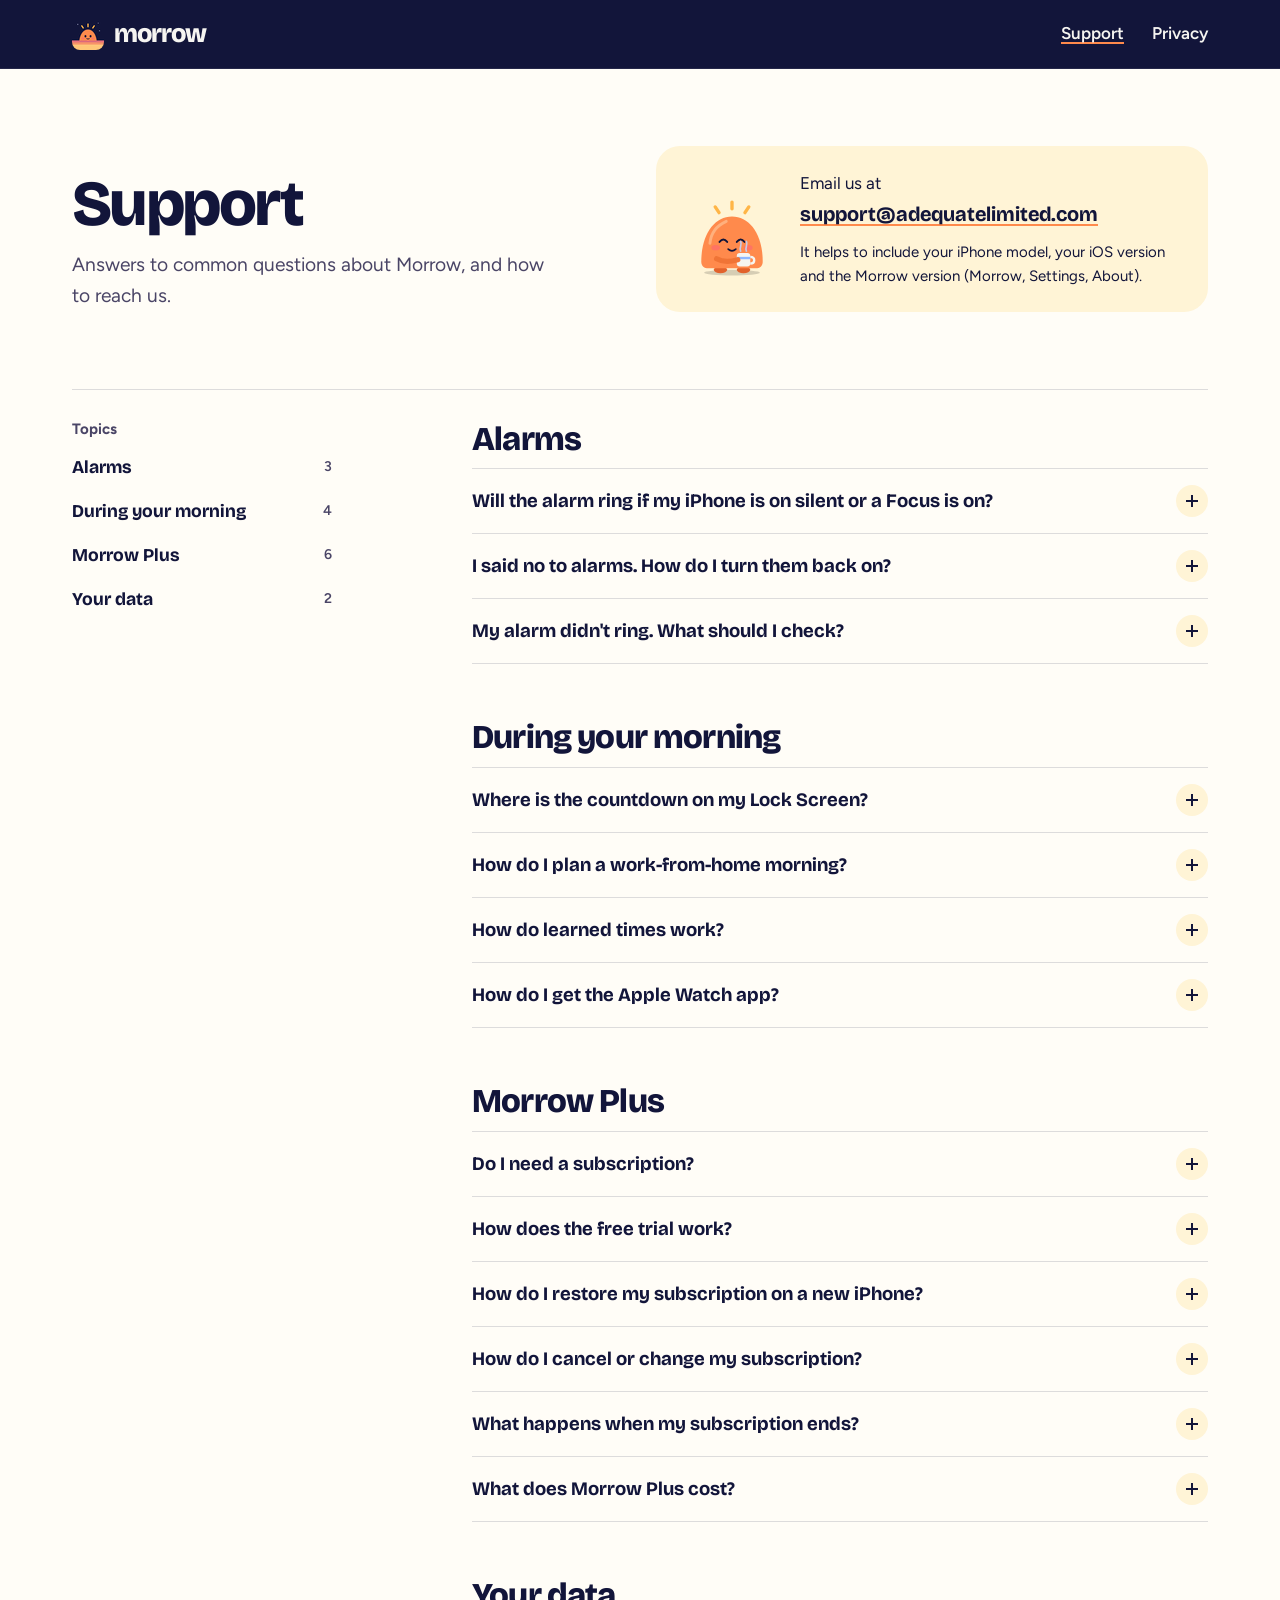
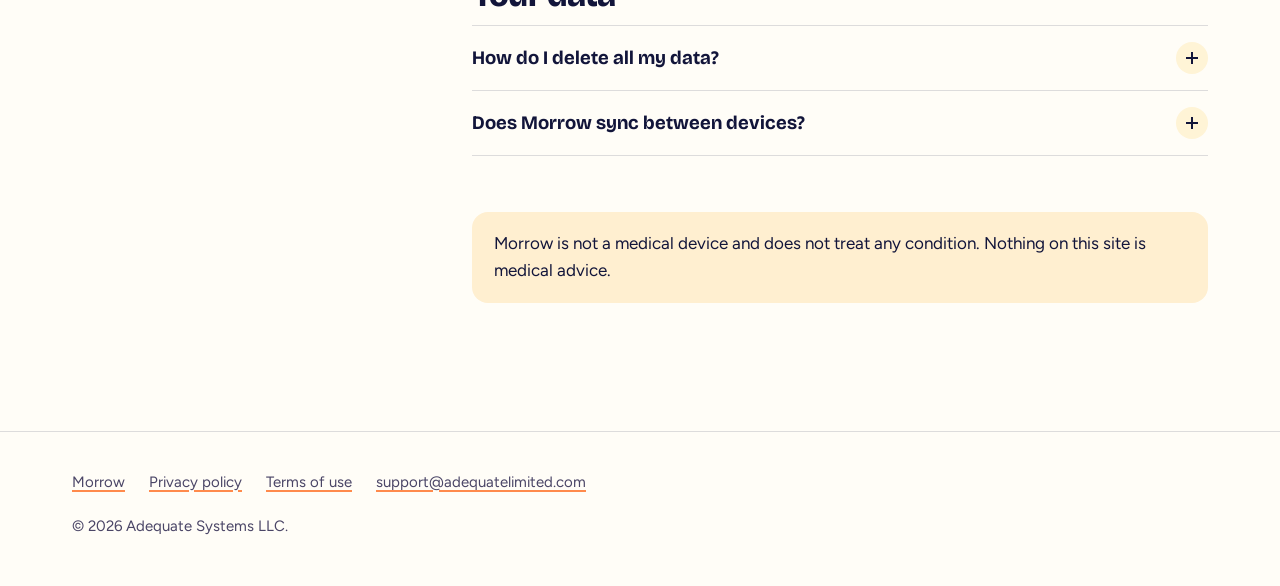
<file: support/index.html>
<!doctype html>
<html lang="en">
<head>
<meta charset="utf-8">
<meta name="viewport" content="width=device-width, initial-scale=1">
<title>Support · Morrow</title>
<meta name="description" content="Help with Morrow: alarms, silent mode and Focus, the Live Activity, working from home, the Apple Watch app, learned times, the Morrow Plus subscription and free trial, restoring and cancelling, and deleting your data.">
<meta name="theme-color" content="#12153A">
<link rel="canonical" href="https://www.morrow-schedule.com/support/">
<link rel="icon" type="image/png" sizes="32x32" href="../assets/favicon-32.png">
<link rel="apple-touch-icon" href="../assets/apple-touch-icon.png">
<link rel="preload" href="../fonts/bricolage-grotesque.woff" as="font" type="font/woff" crossorigin>
<link rel="preload" href="../fonts/figtree.woff" as="font" type="font/woff" crossorigin>
<link rel="stylesheet" href="../assets/site.css">
</head>
<body>
<a class="skip" href="#main">Skip to content</a>

<header class="site-header">
  <div class="bar">
    <a class="wordmark" href="../"><img src="../assets/favicon-32.png" alt="" width="32" height="32">morrow</a>
    <nav class="site-nav" aria-label="Main">
      <ul>
        <li><a href="./" aria-current="page">Support</a></li>
        <li><a href="../privacy/">Privacy</a></li>
      </ul>
    </nav>
  </div>
</header>

<main id="main" class="page page-wide">
  <div class="support-head">
    <div class="page-head">
      <h1>Support</h1>
      <p class="lead">Answers to common questions about Morrow, and how to reach us.</p>
    </div>

    <div class="contact-card">
      <img src="../assets/mo-tea.svg" alt="" width="96" height="96">
      <div>
        <p>Email us at</p>
        <p class="email"><a href="mailto:support@adequatelimited.com">support@<wbr>adequatelimited.com</a></p>
        <p class="hint">It helps to include your iPhone model, your iOS version and the Morrow version (Morrow, Settings, About).</p>
      </div>
    </div>
  </div>

  <div class="support-body">
  <nav class="topics" aria-labelledby="topics-title">
    <h2 id="topics-title">Topics</h2>
    <ul>
      <li><a href="#alarms">Alarms <span class="count">3</span></a></li>
      <li><a href="#during">During your morning <span class="count">4</span></a></li>
      <li><a href="#plus">Morrow Plus <span class="count">6</span></a></li>
      <li><a href="#data">Your data <span class="count">2</span></a></li>
    </ul>
  </nav>

  <div class="answers">
  <section class="group" aria-labelledby="alarms">
  <h2 id="alarms">Alarms</h2>
  <div class="faq">
    <details id="silent-focus">
      <summary>Will the alarm ring if my iPhone is on silent or a Focus is on?</summary>
      <div class="answer">
        <p>Morrow sets its wake-up alarm with Apple's alarm system (AlarmKit), the same kind of alarm the Clock app uses. Apple designed these alarms to sound when the Ring/Silent switch is set to silent and when a Focus such as Sleep or Do Not Disturb is on.</p>
        <p>This needs the Alarms permission. If Morrow is not allowed to set alarms, it can't wake you.</p>
        <p>Step cues and reminders during the morning are notifications, not alarms. They follow your notification settings and Focus. Spoken cues are off until you turn them on: in Morrow, open Settings, Cues and turn on Voice cues. They then follow that switch, not the silent switch.</p>
      </div>
    </details>
    <details id="alarm-permission">
      <summary>I said no to alarms. How do I turn them back on?</summary>
      <div class="answer">
        <p>Open the Settings app, tap Apps, then Morrow, and turn on Alarms. You can also get there from Morrow: Settings, Devices, Alarms opens the right page.</p>
        <p>Once Alarms are on, open Morrow's Tomorrow screen to check the alarm time. While Morrow can't set alarms, Tomorrow says so.</p>
      </div>
    </details>
    <details id="no-ring">
      <summary>My alarm didn't ring. What should I check?</summary>
      <div class="answer">
        <ul>
          <li>Alarms are allowed for Morrow (Settings app, Apps, Morrow, Alarms).</li>
          <li>Tomorrow showed an alarm time the night before. Morrow sets alarms only while Morrow Plus is active. If Tomorrow says "Your alarm isn't set", your subscription ends before that alarm: tap Manage subscription to turn auto-renew back on.</li>
          <li>Your iPhone was on and had battery.</li>
        </ul>
        <p>If all of that was fine, please email us with the time the alarm was set for and what happened.</p>
      </div>
    </details>
  </div>
  </section>

  <section class="group" aria-labelledby="during">
  <h2 id="during">During your morning</h2>
  <div class="faq">
    <details id="live-activity">
      <summary>Where is the countdown on my Lock Screen?</summary>
      <div class="answer">
        <p>When a morning starts, Morrow shows a Live Activity on the Lock Screen and in the Dynamic Island with the current step's countdown and whether you're on track. You can mark a step done or skip it from there.</p>
        <p>If you don't see it, open the Settings app, tap Apps, then Morrow, and make sure Live Activities is on.</p>
      </div>
    </details>
    <details id="work-from-home">
      <summary>How do I plan a work-from-home morning?</summary>
      <div class="answer">
        <p>Pick the Work from home routine when you set up Morrow, or later from Templates in the Routine tab. Morrow then plans back from when work starts instead of when you leave. Tomorrow shows "Work starts at", the last step is a desk check (laptop, charger, water, today's calendar), and the receipt shows when you got to your desk.</p>
        <p>Any morning routine can end this way. Open it in the Routine tab and set Morning ends with to Starting work.</p>
        <p>With Calendar leave time on, a work-from-home routine plans for work to start a little before your first event and adds no travel time, so it doesn't use your location.</p>
      </div>
    </details>
    <details id="learned-times">
      <summary>How do learned times work?</summary>
      <div class="answer">
        <p>Each step starts with the time you typed in. As you finish mornings, Morrow records how long each step really took. After 3 finished mornings, it uses the middle value of your last 9 timed runs of that step instead of your guess.</p>
        <p>Steps you skipped or paused, and mornings you didn't finish, are left out. A single very long run counts as at most twice the planned time, so one odd morning doesn't throw off the plan.</p>
        <p>Learning moves the alarm by at most 5 minutes a day, and Tomorrow tells you why it moved. Changing your leave time moves it right away.</p>
        <p>To start a step over, open it in the Routine tab and tap Reset learned time. To start every step over, use Settings, Your data, Reset learned times. Your routines stay as they are.</p>
      </div>
    </details>
    <details id="watch">
      <summary>How do I get the Apple Watch app?</summary>
      <div class="answer">
        <p>The Apple Watch app comes with Morrow Plus. It needs watchOS 26 or later and a paired iPhone with Morrow on it. If your subscription has ended, the watch shows "Morrow Plus is off".</p>
        <p>If it isn't on your watch yet, open the Watch app on your iPhone, scroll to Available Apps and tap Install next to Morrow. On the watch you'll see tomorrow's alarm and leave time, and during a morning you can mark steps done, skip them or pause from your wrist.</p>
        <p>Morrow's Settings, Devices, Apple Watch shows whether the watch is connected.</p>
      </div>
    </details>
  </div>
  </section>

  <section class="group" aria-labelledby="plus">
  <h2 id="plus">Morrow Plus</h2>
  <div class="faq">
    <details id="subscription">
      <summary>Do I need a subscription?</summary>
      <div class="answer">
        <p>Yes. Morrow needs Morrow Plus to plan and run your mornings. You set up your first routine and see your alarm first, then choose yearly, with a 14-day free trial, or monthly.</p>
        <p>Everything in Morrow comes with it: the alarm that sets itself, Lock Screen pacing and cues, trimming when you fall behind, every routine including Work from home, calendar leave time, your full history and the weekly recap, widgets, Siri, the Apple Watch app and Mo's wardrobe.</p>
      </div>
    </details>
    <details id="trial">
      <summary>How does the free trial work?</summary>
      <div class="answer">
        <p>The yearly plan starts with 14 days free if you haven't had the trial before. Nothing is charged during the trial.</p>
        <p>Cancel at least 24 hours before the trial ends and you won't be charged. Otherwise it becomes a yearly subscription. The monthly plan has no trial.</p>
      </div>
    </details>
    <details id="restore">
      <summary>How do I restore my subscription on a new iPhone?</summary>
      <div class="answer">
        <p>Sign in to the App Store with the same Apple Account you used to subscribe. Then open Morrow and tap Restore Purchases at the bottom of the Morrow Plus screen. If you're already in the app, Restore Purchases is also in Settings.</p>
      </div>
    </details>
    <details id="cancel">
      <summary>How do I cancel or change my subscription?</summary>
      <div class="answer">
        <p>Open the Settings app, tap your name, then Subscriptions, then Morrow. From there you can cancel or switch between yearly and monthly. Morrow's Settings also has a Manage subscription button that opens the same page.</p>
        <p>Cancel at least 24 hours before the renewal date to avoid the next charge. Morrow Plus keeps working until the end of the period you paid for. Tomorrow shows "Your alarm isn't set" for any alarm after that date.</p>
        <p>Refunds are handled by Apple at <a href="https://reportaproblem.apple.com/">reportaproblem.apple.com</a>.</p>
      </div>
    </details>
    <details id="ended">
      <summary>What happens when my subscription ends?</summary>
      <div class="answer">
        <p>Morrow stops setting alarms and reminders, the widgets and Apple Watch show "Morrow Plus is off", and the app opens on the Morrow Plus screen to ask you to subscribe again. A morning already in progress finishes first.</p>
        <p>Your routines, history, learned times and Mo's wardrobe stay saved on your iPhone. Subscribe again, or tap Restore Purchases if your subscription is still active, and your mornings are planned as before.</p>
      </div>
    </details>
    <details id="prices">
      <summary>What does Morrow Plus cost?</summary>
      <div class="answer">
        <p>In the US, Morrow Plus is $39.99 a year with a 14-day free trial, or $9.99 a month. The App Store shows the price for your country before you confirm.</p>
      </div>
    </details>
  </div>
  </section>

  <section class="group" aria-labelledby="data">
  <h2 id="data">Your data</h2>
  <div class="faq">
    <details id="delete-all">
      <summary>How do I delete all my data?</summary>
      <div class="answer">
        <p>In Morrow, open Settings, then Your data, then Delete all data, and confirm. Without a subscription, tap Delete all data at the bottom of the Morrow Plus screen. Morrow deletes your routines, history, learned times and Mo's wardrobe, cancels its alarms and notifications, clears its widgets and Apple Watch app, and starts again from the welcome screen.</p>
        <p>It isn't available while a morning is running. It doesn't cancel Morrow Plus, which belongs to your Apple Account.</p>
        <p>Deleting the app from your iPhone also removes everything Morrow stored there. The <a href="../privacy/">privacy policy</a> has the details.</p>
      </div>
    </details>
    <details id="sync">
      <summary>Does Morrow sync between devices?</summary>
      <div class="answer">
        <p>No. Morrow has no account and keeps your data on your iPhone. Your paired Apple Watch gets what it needs from the iPhone. Morrow's data is part of your iPhone backup, so restoring a new iPhone from that backup brings it along.</p>
      </div>
    </details>
  </div>
  </section>

  <p class="note">Morrow is not a medical device and does not treat any condition. Nothing on this site is medical advice.</p>
  </div>
  </div>
</main>

<footer class="site-footer">
  <div class="bar">
    <ul>
      <li><a href="../">Morrow</a></li>
      <li><a href="../privacy/">Privacy policy</a></li>
      <li><a href="https://www.apple.com/legal/internet-services/itunes/dev/stdeula/">Terms of use</a></li>
      <li><a href="mailto:support@adequatelimited.com">support@adequatelimited.com</a></li>
    </ul>
    <p>&copy; 2026 Adequate Systems LLC.</p>
  </div>
</footer>
</body>
</html>
</file>
<file: assets/site.css>
/* Morrow site. Colours are the app's palette (MorrowPalette); fonts are the app's bundled fonts (SIL OFL 1.1). */

@font-face {
  font-family: "Bricolage Grotesque";
  src: url("../fonts/bricolage-grotesque.woff") format("woff");
  font-weight: 600 800;
  font-style: normal;
  font-display: swap;
}
@font-face {
  font-family: "Figtree";
  src: url("../fonts/figtree.woff") format("woff");
  font-weight: 400 700;
  font-style: normal;
  font-display: swap;
}

:root {
  color-scheme: light dark;

  /* Palette */
  --night: #12153A;
  --surface: #1D2150;
  --deep-night: #0C0E28;
  --sun: #FF8A4C;
  --sky: #8FB8FF;
  --daylight: #FFE6A6;
  --ink: #F6F5F1;
  --amber: #FFB547;
  --secondary: #D9DBF0;
  --muted: #ABAED0;
  --paper: #FFFDF7;
  --paper-card: #FFF4D6;
  --ink-on-light: #4A4566;
  --rust: #C24A1C;
  --sun-hover: #FF9B63;

  /* Light theme */
  --bg: var(--paper);
  --bg-card: var(--paper-card);
  --text: var(--night);
  --text-2: var(--ink-on-light);
  --rule: rgba(18, 21, 58, 0.14);
  --focus: var(--rust);
  --accent-text: var(--rust);
  --note-bg: #FFEFD0;

  --font-display: "Bricolage Grotesque", ui-rounded, system-ui, -apple-system, sans-serif;
  --font-body: "Figtree", system-ui, -apple-system, "Segoe UI", sans-serif;

  --gutter: clamp(16px, 5vw, 40px);
  --measure: 42rem;
  --wide: 76rem;
  --radius: 24px;
  --r-phone: 46px;
  --ease-out: cubic-bezier(0.16, 1, 0.3, 1);
}

@media (prefers-color-scheme: dark) {
  :root {
    --bg: var(--night);
    --bg-card: var(--surface);
    --text: var(--ink);
    --text-2: var(--secondary);
    --rule: rgba(255, 255, 255, 0.12);
    --focus: var(--amber);
    --accent-text: var(--sun);
    --note-bg: var(--surface);
  }
}

*, *::before, *::after { box-sizing: border-box; }

html {
  -webkit-text-size-adjust: 100%;
  text-size-adjust: 100%;
  accent-color: var(--sun);
  scrollbar-color: #844A8A transparent;
}

body {
  margin: 0;
  background: var(--bg);
  color: var(--text);
  font-family: var(--font-body);
  font-size: 1.0625rem;
  line-height: 1.6;
  font-feature-settings: "kern";
  -webkit-font-smoothing: antialiased;
  overflow-x: hidden;
}

::selection { background: var(--sun); color: var(--night); }

img, svg { display: block; max-width: 100%; height: auto; }

h1, h2, h3, h4 {
  font-family: var(--font-display);
  font-weight: 800;
  line-height: 1.05;
  letter-spacing: -0.025em;
  margin: 0;
  text-wrap: balance;
}
h1 { font-size: clamp(2.75rem, 5.4vw, 4.75rem); letter-spacing: -0.04em; line-height: 1; }
h2 { font-size: clamp(1.875rem, 3.4vw, 2.875rem); }
h3 { font-size: 1.75rem; font-weight: 700; letter-spacing: -0.02em; line-height: 1.15; }

p { margin: 0; text-wrap: pretty; }
p + p { margin-top: 1em; }

a {
  color: inherit;
  text-decoration-line: underline;
  text-decoration-color: var(--sun);
  text-decoration-thickness: 2px;
  text-underline-offset: 3px;
}
a:hover { text-decoration-thickness: 3px; }
:focus-visible {
  outline: 3px solid var(--focus);
  outline-offset: 3px;
  border-radius: 4px;
}
.site-header :focus-visible, .hero :focus-visible { outline-color: var(--amber); }

.skip {
  position: absolute;
  left: 8px;
  top: -100px;
  background: var(--sun);
  color: var(--night);
  padding: 10px 14px;
  border-radius: 10px;
  font-weight: 700;
  text-decoration: none;
  z-index: 10;
}
.skip:focus { top: 8px; }

/* Header and footer */

.site-header {
  background: var(--night);
  color: var(--ink);
  border-bottom: 1px solid rgba(255, 255, 255, 0.08);
}
.bar {
  max-width: var(--wide);
  margin: 0 auto;
  padding: 12px var(--gutter);
  display: flex;
  align-items: center;
  justify-content: space-between;
  gap: 16px;
}
.wordmark {
  display: inline-flex;
  align-items: center;
  gap: 10px;
  font-family: var(--font-display);
  font-weight: 800;
  font-size: 1.625rem;
  letter-spacing: -0.04em;
  text-decoration: none;
  color: var(--ink);
  min-height: 44px;
}
.wordmark img { width: 32px; height: 32px; border-radius: 8px; }
.site-nav ul {
  list-style: none;
  margin: 0;
  padding: 0;
  display: flex;
  gap: 4px 28px;
}
.site-nav a {
  display: inline-flex;
  align-items: center;
  min-height: 44px;
  color: var(--ink);
  font-weight: 600;
  text-decoration-color: transparent;
}
.site-nav a:hover,
.site-nav a[aria-current="page"] { text-decoration-color: var(--sun); }

.site-footer {
  margin-top: clamp(80px, 10vw, 144px);
  border-top: 1px solid var(--rule);
  color: var(--text-2);
  font-size: 0.9375rem;
}
.site-footer .bar {
  display: grid;
  justify-content: start;
  align-items: start;
  gap: 10px;
  padding: 28px var(--gutter) 48px;
}
.site-footer p + p { margin-top: 0; }
.site-footer ul {
  list-style: none;
  margin: 0;
  padding: 0;
  display: flex;
  flex-wrap: wrap;
  gap: 4px 24px;
}
.site-footer a { display: inline-flex; min-height: 44px; align-items: center; }

/* Buttons */

.button {
  display: inline-flex;
  align-items: center;
  justify-content: center;
  min-height: 56px;
  padding: 0 28px;
  border-radius: 999px;
  background: var(--sun);
  color: var(--night);
  font-family: var(--font-display);
  font-weight: 700;
  font-size: 1.125rem;
  text-decoration: none;
  white-space: nowrap;
}
.button:hover { background: var(--sun-hover); }

/* Home: hero. The phone rises out of the horizon, like the sun on the app icon. */

.hero {
  position: relative;
  background: var(--night);
  color: var(--ink);
  overflow: hidden;
  isolation: isolate;
}
.hero-inner {
  max-width: var(--wide);
  margin: 0 auto;
  padding: clamp(40px, 6vw, 80px) var(--gutter) 0;
  display: grid;
  gap: 48px;
  align-items: center;
}
.hero-copy { padding-bottom: clamp(24px, 5vw, 80px); }
.hero .lead {
  margin-top: 24px;
  font-size: clamp(1.1875rem, 1.6vw, 1.375rem);
  line-height: 1.5;
  color: var(--secondary);
  max-width: 31rem;
}
.hero .actions {
  margin-top: 32px;
  display: flex;
  flex-wrap: wrap;
  gap: 12px 20px;
  align-items: center;
}
.hero .requires { margin-top: 16px; color: var(--muted); font-size: 0.9375rem; max-width: 30rem; }
.hero-art {
  position: relative;
  display: flex;
  justify-content: center;
  align-self: end;
}
.hero-art::before {
  content: "";
  position: absolute;
  z-index: -1;
  left: 50%;
  bottom: -230px;
  width: 460px;
  height: 460px;
  margin-left: -230px;
  border-radius: 50%;
  background: var(--sun);
}
.phone {
  margin: 0;
  padding: 9px;
  background: var(--deep-night);
  border-radius: var(--r-phone);
  box-shadow: inset 0 0 0 1px rgba(255, 255, 255, 0.10), 0 30px 60px -24px rgba(12, 14, 40, 0.6);
}
.phone img { width: 100%; border-radius: 37px; }
.phone-hero { position: relative; width: clamp(250px, 23vw, 310px); margin-bottom: -190px; }

.horizon { position: relative; z-index: 2; display: grid; }
.horizon span, .arc-horizon span { display: block; }
.horizon span:nth-child(1), .arc-horizon span:nth-child(1) { background: #844A8A; height: 10px; }
.horizon span:nth-child(2), .arc-horizon span:nth-child(2) { background: #A04C7E; height: 12px; }
.horizon span:nth-child(3), .arc-horizon span:nth-child(3) { background: #E06C78; height: 14px; }
.horizon span:nth-child(4), .arc-horizon span:nth-child(4) { background: #F7936A; height: 18px; }
.horizon span:nth-child(5), .arc-horizon span:nth-child(5) { background: #FFC678; height: 24px; }

@media (min-width: 900px) {
  .hero-inner { grid-template-columns: minmax(0, 1.15fr) minmax(0, 0.85fr); }
  .hero-art::before { width: 560px; height: 560px; margin-left: -280px; bottom: -280px; }
}

/* Home: sections */

.section {
  max-width: var(--wide);
  margin: 0 auto;
  padding: clamp(72px, 9vw, 128px) var(--gutter) 0;
}
/* Morrow Plus sits 1.5 times further from Meet Mo, so the receipt has room above its torn edge. */
.section-plus { padding-top: clamp(108px, 13.5vw, 192px); }
.section-head { max-width: 40rem; }
.intro { margin-top: 18px; font-size: 1.1875rem; color: var(--text-2); }

/* How a morning goes: Mo crosses the sky over the four steps. The default is a still frame
   (step 3, the running screen with its Live Activity). The 16-second loop and the pause
   control run only at 800px and up, for visitors who have not asked for reduced motion.
   Inside .arc-box the geometry is fixed pixels on a 1200 x 600 stage, scaled with zoom. */

.arc-toggle { display: none; }
.arc-stage { position: relative; margin-top: 56px; padding-top: 88px; }
.arc-box { position: relative; width: 1200px; height: 600px; margin-inline: calc(50% - 600px); }
.arc-clip { position: absolute; z-index: 1; left: 0; top: 0; width: 1200px; height: 560px; overflow: hidden; }
.arc-line { position: absolute; left: 79px; top: 39px; width: 1042px; height: 1042px; border: 2px dashed rgba(255, 138, 76, 0.5); border-radius: 50%; }
.arc-phone-clip { position: absolute; z-index: 2; left: 0; top: 0; width: 1200px; height: 600px; overflow: hidden; }
.arc-phone { position: absolute; left: 480px; top: 120px; width: 240px; }
.arc-screens { position: relative; }
.arc-screens img + img { position: absolute; left: 0; top: 0; width: 100%; height: 100%; }
.arc-scr { opacity: 0; visibility: hidden; }
.arc-scr-2 { opacity: 1; visibility: visible; }
.arc-horizon { position: absolute; z-index: 3; left: 0; right: 0; top: 560px; display: grid; }
.arc-stn { position: absolute; z-index: 4; width: 14px; height: 14px; margin: -7px 0 0 -7px; border: 2px solid var(--sun); border-radius: 50%; background-color: var(--bg); }
.arc-stn-1 { left: 141px; top: 316px; }
.arc-stn-2 { left: 405px; top: 78px; }
.arc-stn-3 { left: 795px; top: 78px; background-color: var(--sun); }
.arc-stn-4 { left: 1059px; top: 316px; }
.arc-lbl { position: absolute; z-index: 4; font-family: var(--font-display); font-weight: 700; font-size: 17px; line-height: 1.25; letter-spacing: -0.01em; color: var(--text-2); }
.arc-lbl-1 { right: 1108px; top: 340px; width: 150px; text-align: right; }
.arc-lbl-2 { left: 405px; top: -78px; transform: translateX(-50%); white-space: nowrap; }
.arc-lbl-3 { left: 795px; top: -78px; transform: translateX(-50%); white-space: nowrap; color: var(--text); }
.arc-lbl-4 { left: 1108px; top: 340px; width: 150px; }
.arc-mo { position: absolute; z-index: 5; left: 600px; top: 560px; width: 0; height: 0; transform: rotate(22deg); }
.arc-mo-arm { position: absolute; left: 0; top: 0; width: 0; height: 0; transform: translateY(-520px); }
.arc-mo-body { position: absolute; left: -60px; top: -117px; width: 120px; height: 120px; transform-origin: 60px 117px; transform: rotate(-22deg); }
.arc-pose { position: absolute; left: 0; top: 0; width: 120px; height: 120px; max-width: none; opacity: 0; visibility: hidden; }
.arc-pose-tea { opacity: 1; visibility: visible; }
.arc-pop { position: absolute; z-index: 6; margin: 0; box-shadow: 0 18px 40px -12px rgba(5, 6, 20, 0.7); opacity: 0; visibility: hidden; }
.arc-pop-1 { left: 656px; top: 200px; width: 320px; height: 174px; overflow: hidden; border-radius: 20px; background: var(--surface); transform-origin: 0 50%; }
.arc-pop-1 img { width: 352px; max-width: none; margin: -154.7px 0 0 -16px; }
.arc-pop-2 { right: 656px; top: 255px; padding: 18px 28px; border-radius: 999px; background: var(--sun); color: var(--night); font-family: var(--font-display); font-weight: 800; font-size: 28px; line-height: 1.1; letter-spacing: -0.02em; white-space: nowrap; transform-origin: 100% 50%; }
.arc-pop-3 { left: 656px; top: 214px; width: 320px; max-width: none; border-radius: 27px; transform-origin: 0 50%; opacity: 1; visibility: visible; }
.arc-pop-4 { right: 656px; top: 242px; width: 300px; height: 116px; overflow: hidden; border-radius: 20px; background: var(--paper); transform-origin: 100% 50%; }
.arc-pop-4 img { width: 404px; max-width: none; margin: -502px 0 0 -55.1px; }
.arc-caps { list-style: none; margin: 94px auto 0; padding: 0; max-width: 64rem; display: grid; grid-template-columns: repeat(2, minmax(0, 1fr)); gap: 40px 64px; }
.arc-cap p { margin-top: 12px; color: var(--text-2); }
.arc-pause {
  display: none;
  position: absolute;
  z-index: 7;
  top: 0;
  right: 0;
  align-items: center;
  gap: 10px;
  min-height: 44px;
  padding: 0 18px;
  border: 1px solid var(--rule);
  border-radius: 999px;
  background: var(--bg);
  color: var(--text);
  font-family: var(--font-body);
  font-weight: 600;
  font-size: 0.9375rem;
  line-height: 1;
  cursor: pointer;
  user-select: none;
}
.arc-pause-icon { position: relative; width: 10px; height: 12px; }
.arc-pause-icon::before, .arc-pause-icon::after { content: ""; position: absolute; top: 0; width: 3px; height: 12px; border-radius: 1px; background: currentColor; }
.arc-pause-icon::before { left: 0; }
.arc-pause-icon::after { right: 0; }
/* The side labels reach 58px past the 1200px stage, so the full-size stage needs about 1380px. */
@media (max-width: 1379px) {
  .arc-box { zoom: 0.86; margin-inline: auto; }
}
@media (max-width: 1239px) {
  .arc-box { zoom: 0.58; margin-inline: auto; }
  .arc-stage { padding-top: 72px; }
}
/* Phones: a still picture, no motion. The running screen sinks into the horizon with the
   Live Activity over its lower part; the arc, Mo, the markers and the other pop-outs are hidden. */
@media (max-width: 799px) {
  .arc-stage { --arc-pw: min(250px, 64vw); margin-top: 40px; padding-top: 0; }
  .arc-box { zoom: 1; width: auto; height: auto; margin-inline: calc(-1 * var(--gutter)); }
  .arc-clip, .arc-stn, .arc-lbl, .arc-mo, .arc-pop-1, .arc-pop-2, .arc-pop-4 { display: none; }
  .arc-phone-clip { position: relative; width: auto; height: calc(var(--arc-pw) * 1.9); }
  .arc-phone { position: relative; left: auto; top: auto; width: var(--arc-pw); margin: 0 auto; }
  .arc-horizon { position: relative; top: auto; }
  .arc-pop-3 { left: 50%; top: auto; bottom: 102px; width: min(320px, calc(100% - 2 * var(--gutter))); transform: translateX(-50%); }
  .arc-caps { margin-top: 40px; grid-template-columns: minmax(0, 1fr); }
}

@media (prefers-reduced-motion: no-preference) and (min-width: 800px) {
  .arc-toggle { display: block; position: absolute; width: 1px; height: 1px; margin: -1px; padding: 0; border: 0; overflow: hidden; clip-path: inset(50%); white-space: nowrap; }
  .arc-pause { display: inline-flex; }
  .arc-caps { max-width: 40rem; grid-template-columns: minmax(0, 1fr); gap: 0; text-align: center; }
  .arc-cap { grid-area: 1 / 1; animation: arc-cap 8s linear infinite; }
  .arc-pop { animation: arc-pop 8s linear infinite; }
  .arc-stn { animation: arc-stn 8s linear infinite; }
  .arc-lbl { animation: arc-lbl 8s linear infinite; }
  .arc-stage .k2 { animation-delay: -6s; }
  .arc-stage .k3 { animation-delay: -4s; }
  .arc-stage .k4 { animation-delay: -2s; }
  .arc-mo { animation: arc-orbit 8s linear infinite, arc-mo-fade 8s linear infinite; }
  .arc-mo-body { animation: arc-counter 8s linear infinite; }
  .arc-pose-sleep { animation: arc-pose-sleep 8s linear infinite; }
  .arc-pose-tea { animation: arc-pose-tea 8s linear infinite; }
  .arc-pose-wave { animation: arc-pose-wave 8s linear infinite; }
  .arc-scr-1 { animation: arc-scr-1 8s linear infinite; }
  .arc-scr-2 { animation: arc-scr-2 8s linear infinite; }
  .arc-scr-3 { animation: arc-scr-3 8s linear infinite; }
  .arc-stage:hover *, #arc-pause:checked ~ .arc-stage * { animation-play-state: paused; }
  #arc-pause:checked ~ .arc-stage .arc-pause { background: var(--sun); color: var(--night); border-color: var(--sun); }
  #arc-pause:focus-visible ~ .arc-stage .arc-pause { outline: 3px solid var(--focus); outline-offset: 3px; }
}
@keyframes arc-pop {
  0% { opacity: 0; visibility: visible; transform: translateY(10px) scale(0.94); animation-timing-function: cubic-bezier(0.16, 1, 0.3, 1); }
  3.125% { opacity: 1; visibility: visible; transform: none; }
  20% { opacity: 1; visibility: visible; transform: none; }
  25% { opacity: 0; visibility: hidden; transform: none; }
  100% { opacity: 0; visibility: hidden; transform: none; }
}
@keyframes arc-cap {
  0%, 20% { opacity: 1; visibility: visible; }
  25%, 95% { opacity: 0; visibility: hidden; }
  100% { opacity: 1; visibility: visible; }
}
@keyframes arc-stn {
  0%, 20% { background-color: var(--sun); }
  23%, 97% { background-color: var(--bg); }
  100% { background-color: var(--sun); }
}
@keyframes arc-lbl {
  0%, 20% { color: var(--text); }
  23%, 97% { color: var(--text-2); }
  100% { color: var(--text); }
}
/* Mo's keyframes carry visibility too: it keeps Mo out of the accessibility tree while invisible,
   and keeps all of Mo's movement on the same (main-thread) clock as the screens, poses and captions. */
@keyframes arc-orbit {
  0%, 20% { transform: rotate(-62deg); visibility: visible; animation-timing-function: cubic-bezier(0.16, 1, 0.3, 1); }
  25%, 45% { transform: rotate(-22deg); visibility: visible; animation-timing-function: cubic-bezier(0.16, 1, 0.3, 1); }
  50%, 70% { transform: rotate(22deg); visibility: visible; animation-timing-function: cubic-bezier(0.16, 1, 0.3, 1); }
  75%, 97.5% { transform: rotate(62deg); visibility: visible; animation-timing-function: linear; }
  97.6%, 100% { transform: rotate(-62deg); visibility: hidden; }
}
@keyframes arc-counter {
  0%, 20% { transform: rotate(62deg); visibility: visible; animation-timing-function: cubic-bezier(0.16, 1, 0.3, 1); }
  25%, 45% { transform: rotate(22deg); visibility: visible; animation-timing-function: cubic-bezier(0.16, 1, 0.3, 1); }
  50%, 70% { transform: rotate(-22deg); visibility: visible; animation-timing-function: cubic-bezier(0.16, 1, 0.3, 1); }
  75%, 97.5% { transform: rotate(-62deg); visibility: visible; animation-timing-function: linear; }
  97.6%, 100% { transform: rotate(62deg); visibility: visible; }
}
@keyframes arc-mo-fade {
  0% { opacity: 0; visibility: visible; }
  3%, 95% { opacity: 1; visibility: visible; }
  97.5%, 100% { opacity: 0; visibility: visible; }
}
@keyframes arc-pose-sleep {
  0%, 20% { opacity: 1; visibility: visible; }
  25%, 97.5% { opacity: 0; visibility: hidden; }
  97.6%, 100% { opacity: 1; visibility: visible; }
}
@keyframes arc-pose-tea {
  0%, 20% { opacity: 0; visibility: hidden; }
  25%, 70% { opacity: 1; visibility: visible; }
  75%, 100% { opacity: 0; visibility: hidden; }
}
@keyframes arc-pose-wave {
  0%, 70% { opacity: 0; visibility: hidden; }
  75%, 97.5% { opacity: 1; visibility: visible; }
  97.6%, 100% { opacity: 0; visibility: hidden; }
}
@keyframes arc-scr-1 {
  0%, 50% { opacity: 1; visibility: visible; }
  50.1%, 94.9% { opacity: 0; visibility: hidden; }
  95%, 100% { opacity: 1; visibility: visible; }
}
@keyframes arc-scr-2 {
  0%, 45% { opacity: 0; visibility: hidden; }
  50%, 75% { opacity: 1; visibility: visible; }
  75.1%, 100% { opacity: 0; visibility: hidden; }
}
@keyframes arc-scr-3 {
  0%, 70% { opacity: 0; visibility: hidden; }
  75%, 95% { opacity: 1; visibility: visible; }
  100% { opacity: 0; visibility: hidden; }
}

/* It learns */

.learn-grid { display: grid; gap: 48px; align-items: center; }
.learn-art { position: relative; display: flex; justify-content: center; isolation: isolate; }
.learn-art::before {
  content: "";
  position: absolute;
  z-index: -1;
  top: 50%;
  left: 50%;
  width: 420px;
  height: 420px;
  margin: -210px 0 0 -210px;
  border-radius: 50%;
  background: var(--bg-card);
}
.phone-learn { width: min(290px, 76vw); }
.learn-copy p { margin-top: 16px; color: var(--text-2); max-width: 40rem; }
.learn-copy h2 + p { margin-top: 20px; }
.learn-copy .learn-rule {
  margin: 28px 0 12px;
  font-family: var(--font-display);
  font-weight: 700;
  font-size: clamp(1.375rem, 2vw, 1.75rem);
  line-height: 1.3;
  letter-spacing: -0.015em;
  color: var(--text);
  max-width: 34rem;
}
.learn-rule strong {
  font-weight: 800;
  color: var(--accent-text);
  padding-bottom: 2px;
  background: linear-gradient(var(--sun), var(--sun)) left 100% / 100% 3px no-repeat;
}
@media (min-width: 900px) {
  .learn-grid { grid-template-columns: minmax(0, 5fr) minmax(0, 7fr); }
  .learn-art { order: -1; }
}

/* Meet Mo: three poses standing on a thin sunrise line */

.mo2-grid { display: grid; gap: 40px 80px; align-items: center; }
.mo2-art { display: flex; flex-direction: column; }
.mo2-set { display: flex; align-items: flex-end; gap: 12px; }
.mo2-sleep { width: clamp(80px, 11vw, 150px); }
.mo2-tea { width: clamp(96px, 13vw, 180px); }
.mo2-wave { width: clamp(112px, 15vw, 210px); }
.mo2-horizon { height: 6px; border-radius: 3px; }
.mo2-horizon, .plus3-ramp { background: linear-gradient(90deg, #844A8A 0%, #A04C7E 25%, #E06C78 50%, #F7936A 75%, #FFC678 100%); }
.mo2-copy p { margin-top: 20px; max-width: 34rem; font-size: 1.1875rem; line-height: 1.6; color: var(--text-2); }
@media (min-width: 900px) {
  .mo2-grid { grid-template-columns: minmax(0, 1.1fr) minmax(0, 0.9fr); }
  .mo2-art { order: -1; }
}

/* Morrow Plus: a paper receipt. The paper keeps its own colours in both modes. */

.plus3-grid { display: grid; gap: 40px 88px; align-items: start; }
.plus3-sheet {
  --sheet: var(--paper-card);
  position: relative;
  width: min(520px, 100%);
  padding: 52px 52px 56px;
  background: var(--sheet);
  color: var(--night);
  box-shadow: 0 24px 48px -20px rgba(5, 6, 20, 0.8);
  transform: rotate(1deg);
  filter: drop-shadow(1px 0 0 rgba(18, 21, 58, 0.10)) drop-shadow(-1px 0 0 rgba(18, 21, 58, 0.10)) drop-shadow(0 1px 0 rgba(18, 21, 58, 0.10)) drop-shadow(0 -1px 0 rgba(18, 21, 58, 0.10));
}
.plus3-sheet::before, .plus3-sheet::after {
  content: "";
  position: absolute;
  left: 0;
  right: 0;
  height: 10px;
  pointer-events: none;
  background-color: transparent;
  background-image: linear-gradient(135deg, var(--sheet) 25%, transparent 25%), linear-gradient(225deg, var(--sheet) 25%, transparent 25%);
  background-size: 20px 20px;
  background-position: -10px 0, -10px 0;
}
.plus3-sheet::before { top: -10px; transform: scaleY(-1); }
.plus3-sheet::after { bottom: -10px; }
@media (prefers-color-scheme: dark) {
  .plus3-sheet { filter: none; }
}
.plus3-sheet h2 { font-size: 2.875rem; line-height: 1; letter-spacing: -0.035em; color: var(--night); }
.plus3-sheet h3 { font-size: 1.625rem; font-weight: 700; line-height: 1.2; letter-spacing: -0.02em; color: var(--night); }
.plus3-sheet p, .plus3-sheet li { color: var(--night); }
.plus3-sheet ul { list-style: none; margin: 0; padding: 0; }
.plus3-ramp { height: 6px; margin: 24px 0 14px; }
.plus3-line { display: flex; align-items: baseline; padding: 4px 0; font-size: 1.0625rem; line-height: 1.5; font-weight: 600; font-variant-numeric: tabular-nums; }
.plus3-name { flex: 0 1 auto; white-space: nowrap; }
.plus3-lead { flex: 1 1 auto; height: 0; min-width: 18px; margin: 0 10px; border-bottom: 2px dotted rgba(18, 21, 58, 0.28); }
.plus3-val { flex: 0 0 auto; white-space: nowrap; }
.plus3-trial { padding: 4px 0 8px; }
.plus3-pill { display: inline-block; padding: 6px 16px 5px; border-radius: 999px; background: var(--daylight); color: var(--night); font-size: 0.9375rem; font-weight: 700; line-height: 1.4; }
.plus3-sheet .plus3-note { padding-bottom: 2px; font-size: 1rem; line-height: 1.5; color: var(--ink-on-light); }
.plus3-perf { border: 0; border-top: 2px dashed rgba(18, 21, 58, 0.28); margin: 22px 0; height: 0; }
.plus3-group { margin-top: 20px; font-family: var(--font-display); font-weight: 700; font-size: 1.1875rem; line-height: 1.2; }
.plus3-feat li { margin-top: 10px; font-size: 1rem; line-height: 1.5; }
.plus3-copy { padding-top: 56px; }
.plus3-intro { font-size: 1.1875rem; line-height: 1.6; max-width: 34rem; color: var(--text-2); }
.plus3-cta { margin-top: 32px; }
.plus3-copy h3 { margin-top: 56px; font-size: 1.625rem; }
.plus3-sub { list-style: none; margin: 16px 0 0; padding: 0; }
.plus3-sub li { font-size: 1.0625rem; line-height: 1.6; color: var(--text-2); max-width: 34rem; }
.plus3-sub li + li { margin-top: 14px; }
.plus3-fine { margin-top: 36px; max-width: 36rem; font-size: 0.9375rem; line-height: 1.6; color: var(--text-2); }
@media (min-width: 1100px) {
  .plus3-grid { grid-template-columns: 520px minmax(0, 1fr); }
}
@media (max-width: 599px) {
  .plus3-sheet { padding: 40px 24px 44px; }
  .plus3-sheet h2 { font-size: 2.375rem; }
  .plus3-copy { padding-top: 16px; }
}

/* Home: privacy */

.privacy-grid { display: grid; gap: 32px; }
.facts { margin: 0; }
.facts div { display: grid; gap: 4px; padding: 20px 0; border-top: 1px solid var(--rule); }
/* The first fact's sun rule is drawn by a pseudo-element so it can grow across on scroll. */
.facts div:first-child { position: relative; border-top: 3px solid transparent; }
.facts div:first-child::before { content: ""; position: absolute; left: 0; right: 0; top: -3px; height: 3px; background: var(--sun); transform-origin: left center; }
.facts dt { font-family: var(--font-display); font-weight: 700; font-size: 1.25rem; }
.facts dd { margin: 0; color: var(--text-2); }
.fine { margin-top: 28px; font-size: 0.9375rem; color: var(--text-2); max-width: var(--measure); }
.privacy-grid .fine { margin-top: 8px; }
@media (min-width: 600px) {
  .facts div { grid-template-columns: minmax(0, 2fr) minmax(0, 3fr); gap: 24px; }
}
@media (min-width: 900px) {
  .privacy-grid { grid-template-columns: minmax(0, 5fr) minmax(0, 7fr); align-items: start; }
}

/* Text pages (privacy, support, 404) */

.page {
  max-width: var(--measure);
  margin: 0 auto;
  padding: clamp(40px, 6vw, 80px) var(--gutter) 0;
}
.page-wide { max-width: var(--wide); }
.page-head { display: grid; gap: 14px; }
.page h1 { font-size: clamp(2.5rem, 5vw, 4.25rem); }
.page-head .meta { color: var(--text-2); }
.lead { font-size: 1.2rem; color: var(--text-2); }

.page h2 {
  font-size: clamp(1.5rem, 2.6vw, 2.125rem);
  margin-top: 56px;
  margin-bottom: 12px;
  scroll-margin-top: 16px;
}
.page h3 { font-size: 1.375rem; margin-top: 28px; margin-bottom: 8px; }
.page ul, .page ol { padding-left: 1.3em; margin: 12px 0 0; }
.page li + li { margin-top: 8px; }
.page li::marker { color: var(--sun); }
.page p + ul, .page p + ol { margin-top: 12px; }
.page ul + p, .page ol + p, .page .table-wrap + p { margin-top: 1em; }

.summary {
  margin-top: 32px;
  background: var(--bg-card);
  border-radius: var(--radius);
  padding: 24px 28px 28px;
}
.summary h2 { margin-top: 0; font-size: 1.375rem; }
.summary ul { margin-top: 10px; }

.toc { margin-top: 32px; font-size: 1rem; }
.toc h2 {
  font-family: var(--font-body);
  font-size: 0.9375rem;
  font-weight: 700;
  letter-spacing: 0;
  color: var(--text-2);
  margin: 0 0 6px;
}
.toc ol { margin-top: 0; columns: 2 14rem; column-gap: 32px; }
.toc li + li { margin-top: 4px; }
.toc a { display: inline-block; padding: 4px 0; }

.table-wrap { overflow-x: auto; margin-top: 12px; -webkit-overflow-scrolling: touch; }
table { width: 100%; border-collapse: collapse; font-size: 0.97rem; }
th, td {
  text-align: left;
  vertical-align: top;
  padding: 10px 12px 10px 0;
  border-bottom: 1px solid var(--rule);
}
th { font-weight: 700; }
thead th { color: var(--text-2); font-size: 0.875rem; }

.note {
  margin-top: 56px;
  background: var(--note-bg);
  border-radius: 16px;
  padding: 18px 22px;
}

/* Support */

.support-head { display: grid; gap: 32px; align-items: end; }
.support-head .lead { max-width: 30rem; }
.contact-card {
  display: grid;
  grid-template-columns: auto minmax(0, 1fr);
  gap: 20px;
  align-items: center;
  background: var(--bg-card);
  color: var(--text);
  border-radius: var(--radius);
  padding: 24px 28px;
}
.contact-card img { width: 96px; }
.contact-card p + p { margin-top: 2px; }
.contact-card .email {
  font-family: var(--font-display);
  font-weight: 700;
  font-size: clamp(1.125rem, 1.6vw, 1.375rem);
  overflow-wrap: break-word;
}
.contact-card .hint { margin-top: 8px; font-size: 0.9375rem; }
@media (min-width: 900px) {
  .support-head { grid-template-columns: minmax(0, 1fr) minmax(0, 1fr); }
}

.support-body {
  display: flex;
  flex-wrap: wrap;
  gap: 32px 64px;
  margin-top: clamp(48px, 6vw, 80px);
  padding-top: 32px;
  border-top: 1px solid var(--rule);
}
.topics { flex: 1 1 200px; }
.page .topics h2 {
  font-family: var(--font-body);
  font-size: 0.9375rem;
  font-weight: 700;
  letter-spacing: 0;
  color: var(--text-2);
  margin: 0;
}
.page .topics ul { list-style: none; margin: 8px 0 0; padding: 0; display: grid; max-width: 260px; }
.page .topics li + li { margin-top: 0; }
.topics a {
  display: flex;
  justify-content: space-between;
  align-items: center;
  gap: 12px;
  min-height: 44px;
  font-family: var(--font-display);
  font-weight: 700;
  font-size: 1.125rem;
  text-decoration-color: transparent;
}
.topics a:hover { text-decoration-color: var(--sun); }
.topics .count { font-family: var(--font-body); font-weight: 600; font-size: 0.875rem; color: var(--text-2); }
.answers { flex: 999 1 560px; min-width: 0; max-width: 46rem; }
.answers .group + .group { margin-top: 56px; }
.answers .group h2 { margin-top: 0; }
.answers .group li { font-size: 1rem; }

.faq { margin-top: 12px; }
.faq details { border-bottom: 1px solid var(--rule); }
.faq details:first-child { border-top: 1px solid var(--rule); }
.faq summary {
  cursor: pointer;
  list-style: none;
  display: flex;
  justify-content: space-between;
  align-items: center;
  gap: 16px;
  min-height: 64px;
  padding: 14px 0;
  font-family: var(--font-display);
  font-weight: 700;
  font-size: 1.1875rem;
  line-height: 1.3;
}
.faq summary::-webkit-details-marker { display: none; }
/* Drawn plus and minus: two 2px bars, no text glyphs */
.faq summary::after {
  content: "";
  flex: none;
  width: 32px;
  height: 32px;
  border-radius: 50%;
  background:
    linear-gradient(var(--text), var(--text)) center / 12px 2px no-repeat,
    linear-gradient(var(--text), var(--text)) center / 2px 12px no-repeat,
    var(--bg-card);
}
.faq details[open] summary::after {
  background: linear-gradient(var(--night), var(--night)) center / 12px 2px no-repeat, var(--sun);
}
.faq summary:hover::after { box-shadow: inset 0 0 0 1px var(--rule); }
.faq .answer { padding: 0 0 24px; color: var(--text-2); max-width: 40rem; }
.faq .answer p + p, .faq .answer p + ul, .faq .answer ul + p { margin-top: 10px; }
.page .faq .answer ul { margin: 0; padding-left: 1.2em; }
.page .faq .answer li + li { margin-top: 6px; }

/* 404 */

.not-found {
  text-align: center;
  display: grid;
  justify-items: center;
  gap: 16px;
}
.not-found img { width: min(220px, 60vw); }

/* Motion: the sun and the phone rise once on load. Both start visible. */

@media (prefers-reduced-motion: no-preference) {
  html { scroll-behavior: smooth; }
  .hero-art::before { animation: sunrise 1.6s var(--ease-out) both; }
  .phone-hero { animation: lift 1.2s 0.12s var(--ease-out) both; }
  .button { transition: background-color 0.15s ease, transform 0.15s var(--ease-out); }
  .button:active { transform: translateY(1px) scale(0.98); }
}
@keyframes sunrise { from { transform: translateY(22%); } to { transform: none; } }
@keyframes lift { from { transform: translateY(32px); } to { transform: none; } }

/* Scroll-linked motion: one moment per section, played as it scrolls into view and reversed
   on the way back up. Only where scroll timelines exist and reduced motion is not requested;
   everywhere else every element is already in its final place. The ranges play while the
   section is well inside the window, and each one ends before the page runs out of scroll. */

@supports (animation-timeline: view()) {
  @media (prefers-reduced-motion: no-preference) {
    /* It learns: the Insights phone rises like the hero's, its disc grows, the numbers get underlined. */
    .learn-art { view-timeline: --learn-art block; }
    .phone-learn { animation: rise-in var(--ease-out) both; animation-timeline: --learn-art; animation-range: entry 40% cover 55%; }
    .learn-art::before { animation: disc-in var(--ease-out) both; animation-timeline: --learn-art; animation-range: entry 40% cover 60%; }
    .learn-copy .learn-rule { view-timeline: --learn-rule block; }
    .learn-rule strong { animation: underline-in var(--ease-out) both; animation-timeline: --learn-rule; animation-range: entry 100% cover 60%; }

    /* Meet Mo: the three poses hop up from behind their sunrise line, one after another. */
    .mo2-set { overflow: hidden; view-timeline: --mo-set block; }
    .mo2-set img { animation: mo-rise linear both; animation-timeline: --mo-set; }
    .mo2-set .mo2-sleep { animation-range: cover 10% cover 40%; }
    .mo2-set .mo2-tea { animation-range: cover 18% cover 52%; }
    .mo2-set .mo2-wave { animation-range: cover 26% cover 62%; }

    /* Morrow Plus: the receipt prints out downward from a thin strip and settles into its tilt. */
    .plus3-sheet { animation: print-out var(--ease-out) both; animation-timeline: view(block); animation-range: entry 10% cover 50%; }

    /* Privacy: the sun rule draws across, then the three facts slide up into place. */
    .facts { view-timeline: --facts block; }
    .facts div:first-child::before { animation: rule-draw var(--ease-out) both; animation-timeline: --facts; animation-range: entry 60% cover 38%; }
    .facts div { animation: settle var(--ease-out) both; animation-timeline: --facts; }
    .facts div:nth-child(1) { animation-range: entry 60% cover 40%; }
    .facts div:nth-child(2) { animation-range: entry 90% cover 45%; }
    .facts div:nth-child(3) { animation-range: entry 100% cover 50%; }
  }
}
@keyframes rise-in { from { opacity: 0; transform: translateY(140px) scale(0.92); } to { opacity: 1; transform: none; } }
@keyframes disc-in { from { opacity: 0; transform: scale(0.35); } to { opacity: 1; transform: none; } }
@keyframes underline-in { from { background-size: 0% 3px; } to { background-size: 100% 3px; } }
@keyframes mo-rise {
  0% { transform: translateY(105%); animation-timing-function: cubic-bezier(0.16, 1, 0.3, 1); }
  70% { transform: translateY(-9%); animation-timing-function: ease-in-out; }
  100% { transform: none; }
}
@keyframes print-out {
  from { clip-path: inset(-80px -80px 96% -80px); transform: translateY(-80px) rotate(-2deg); }
  to { clip-path: inset(-80px); transform: rotate(1deg); }
}
@keyframes rule-draw { from { transform: scaleX(0); } to { transform: none; } }
@keyframes settle { from { opacity: 0; transform: translateY(56px); } to { opacity: 1; transform: none; } }

@media print {
  .site-header, .site-footer, .skip, .toc, .topics, .horizon { display: none; }
  body { background: #fff; color: #000; }
  a { text-decoration: underline; }
}
</file>
